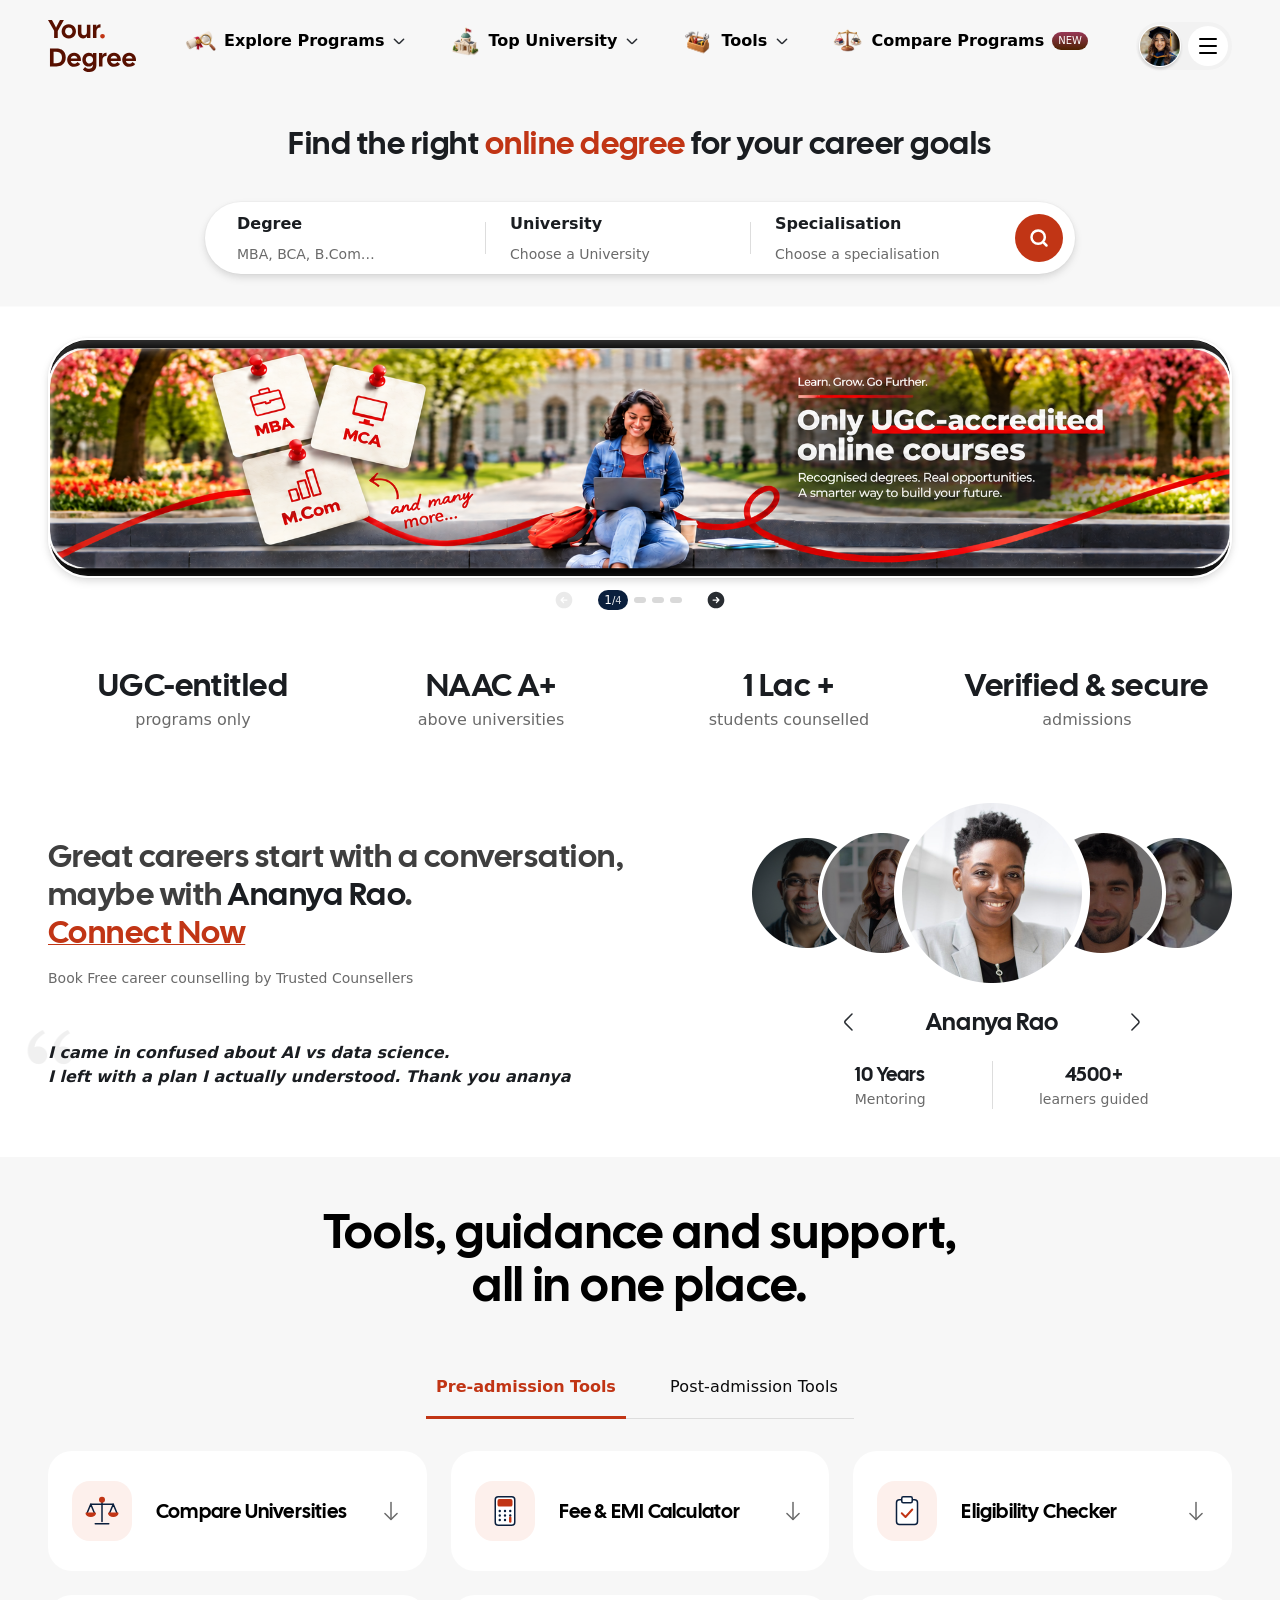
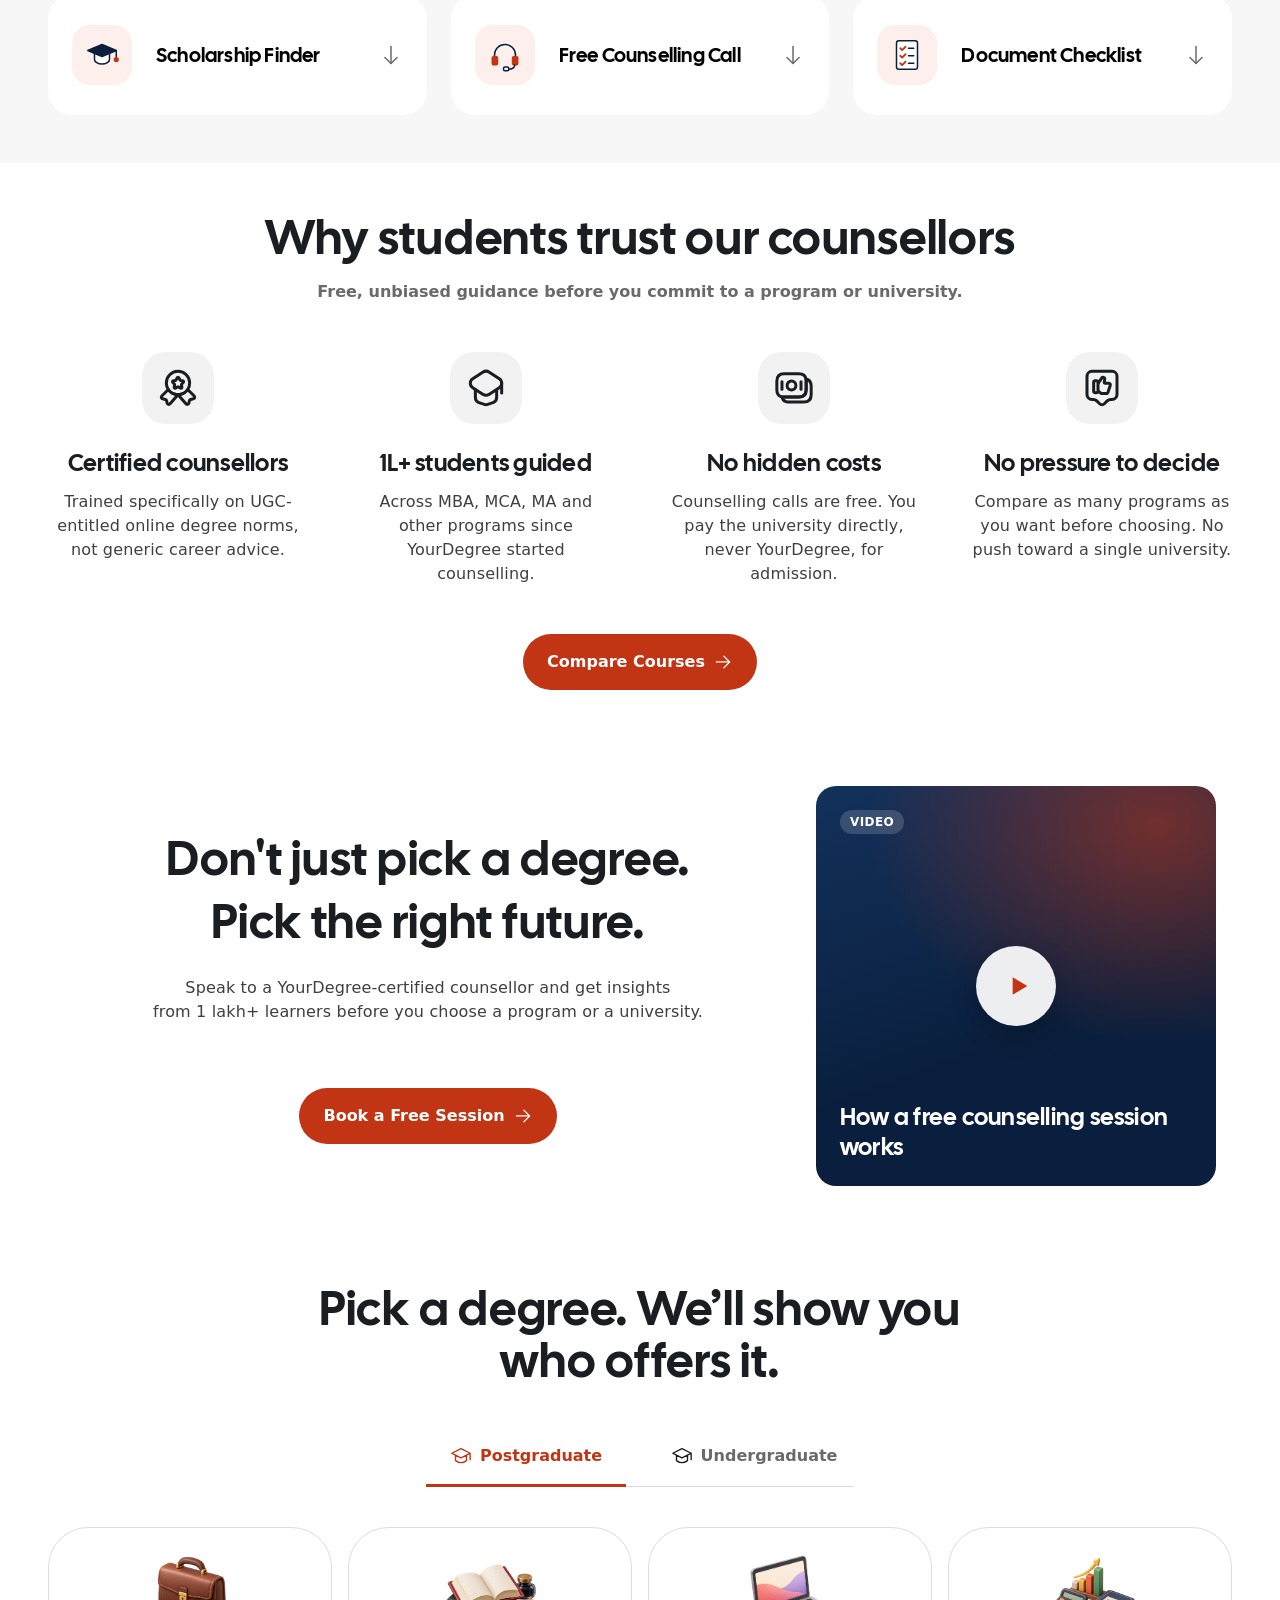
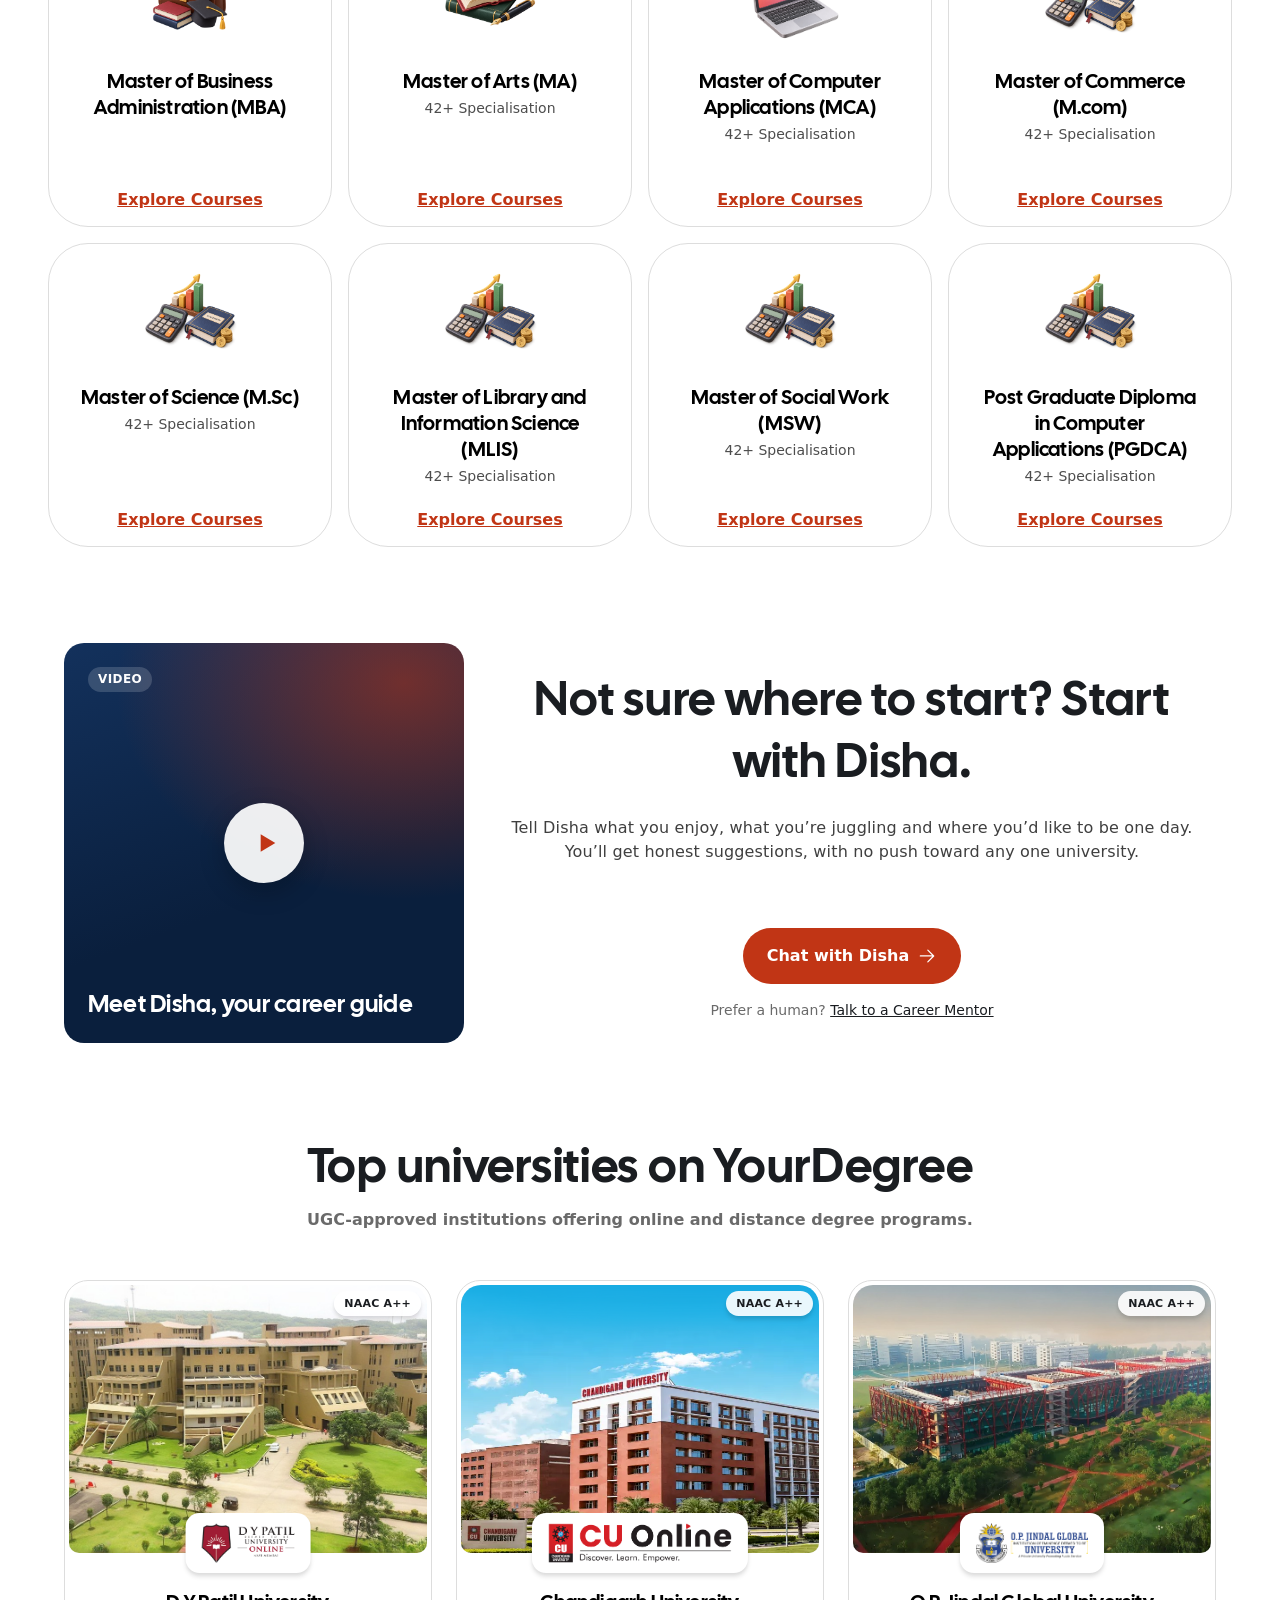
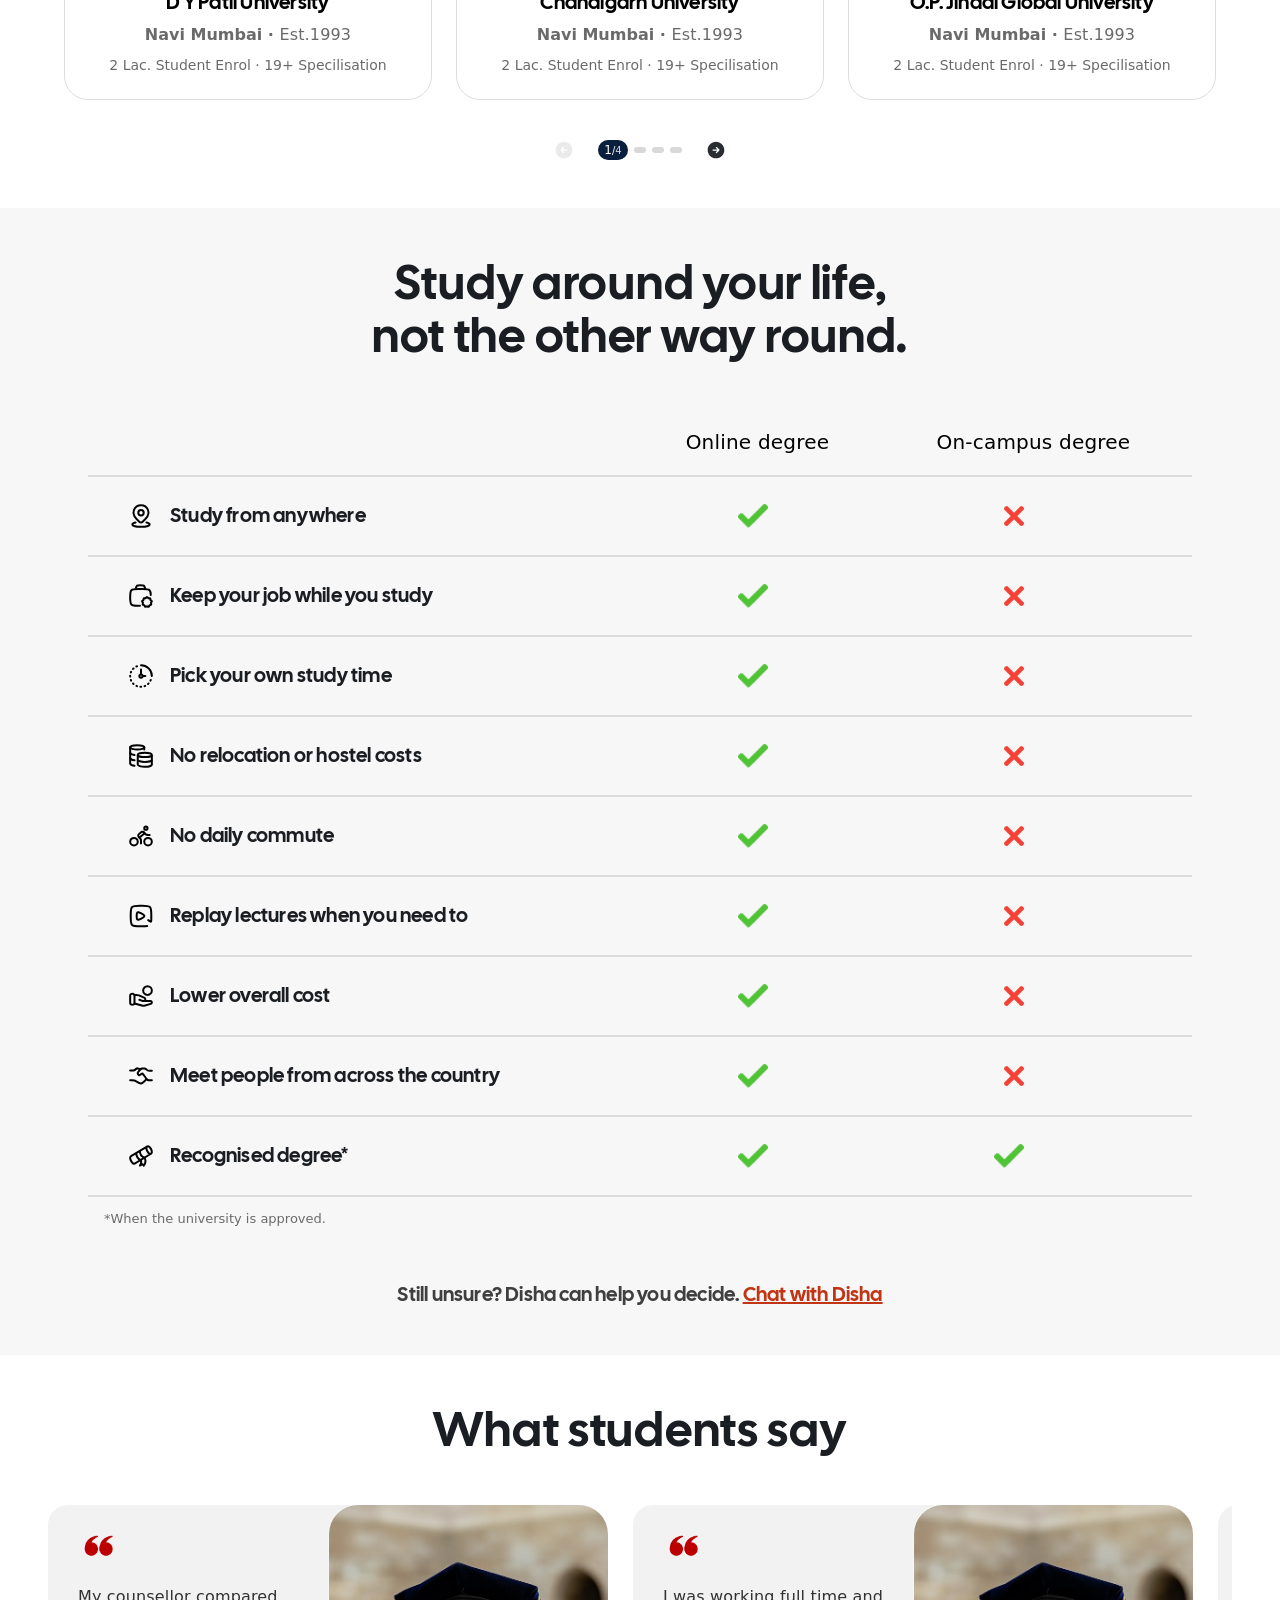
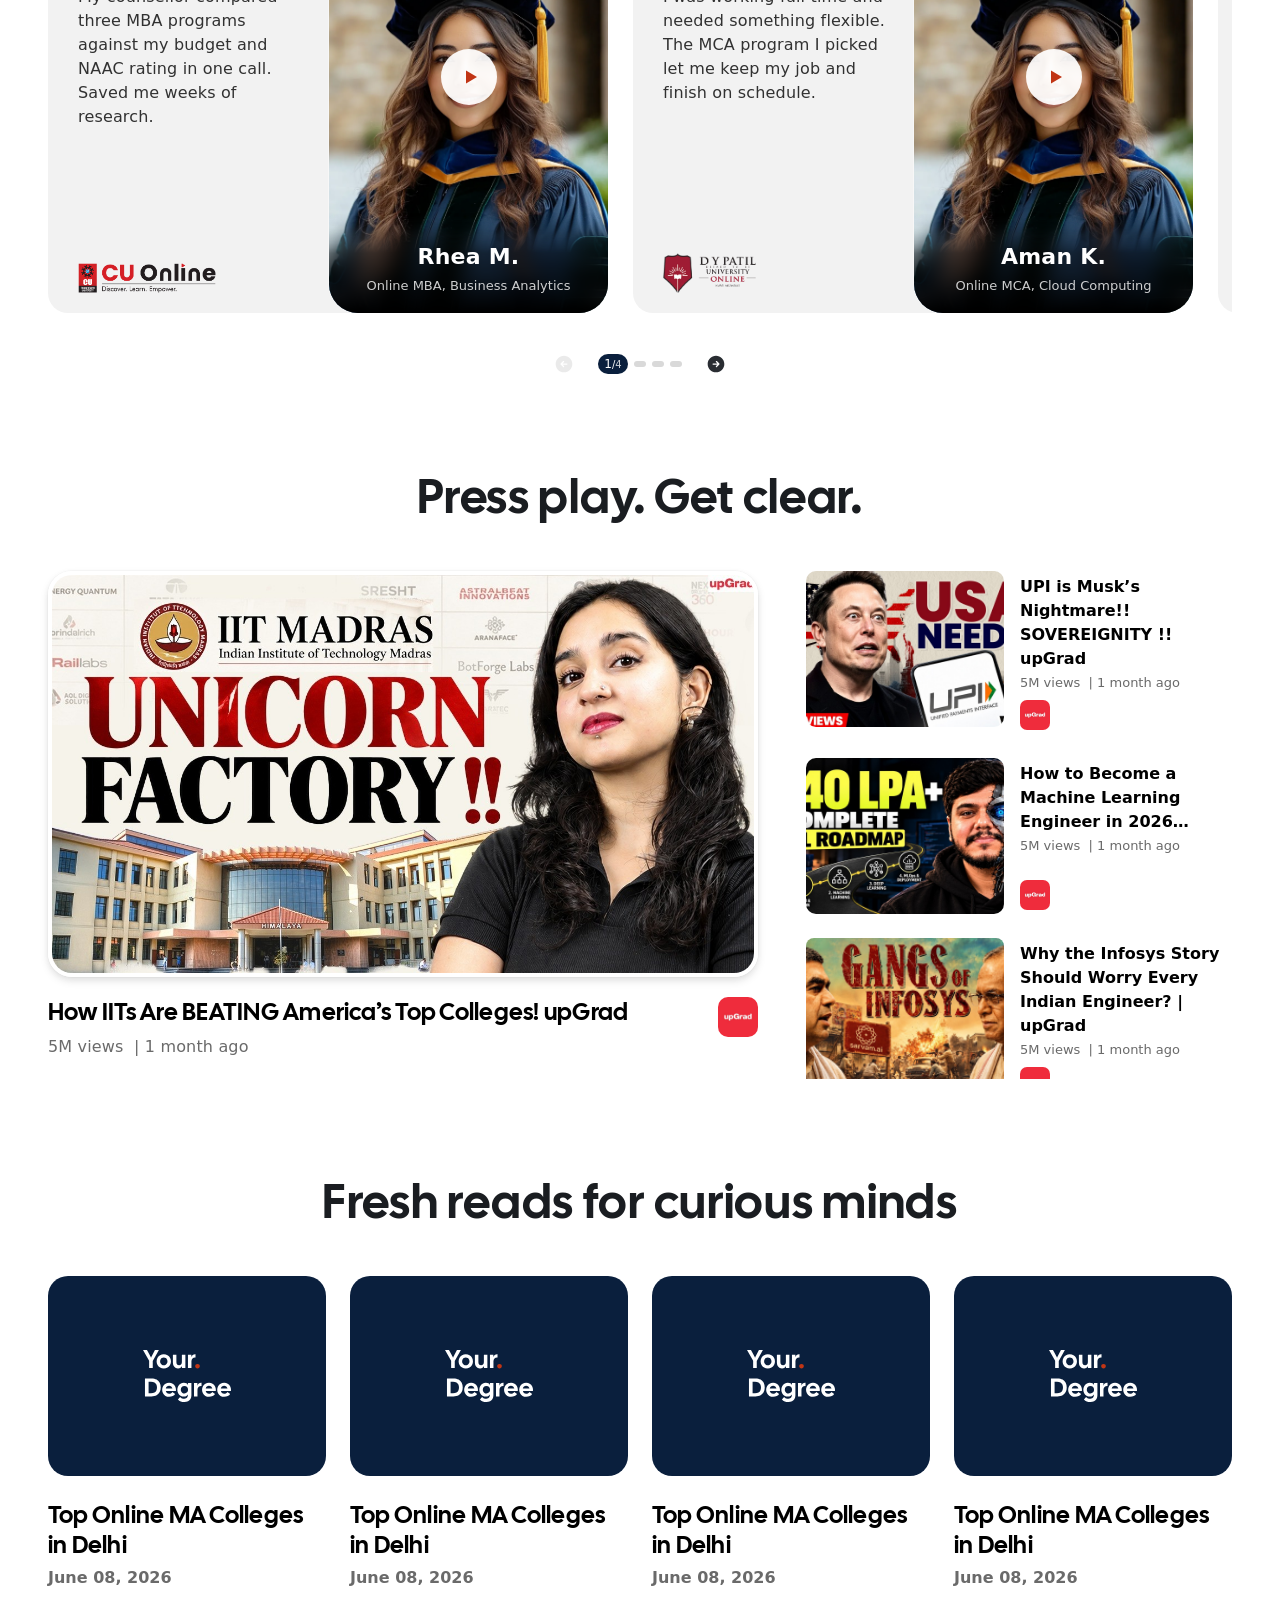
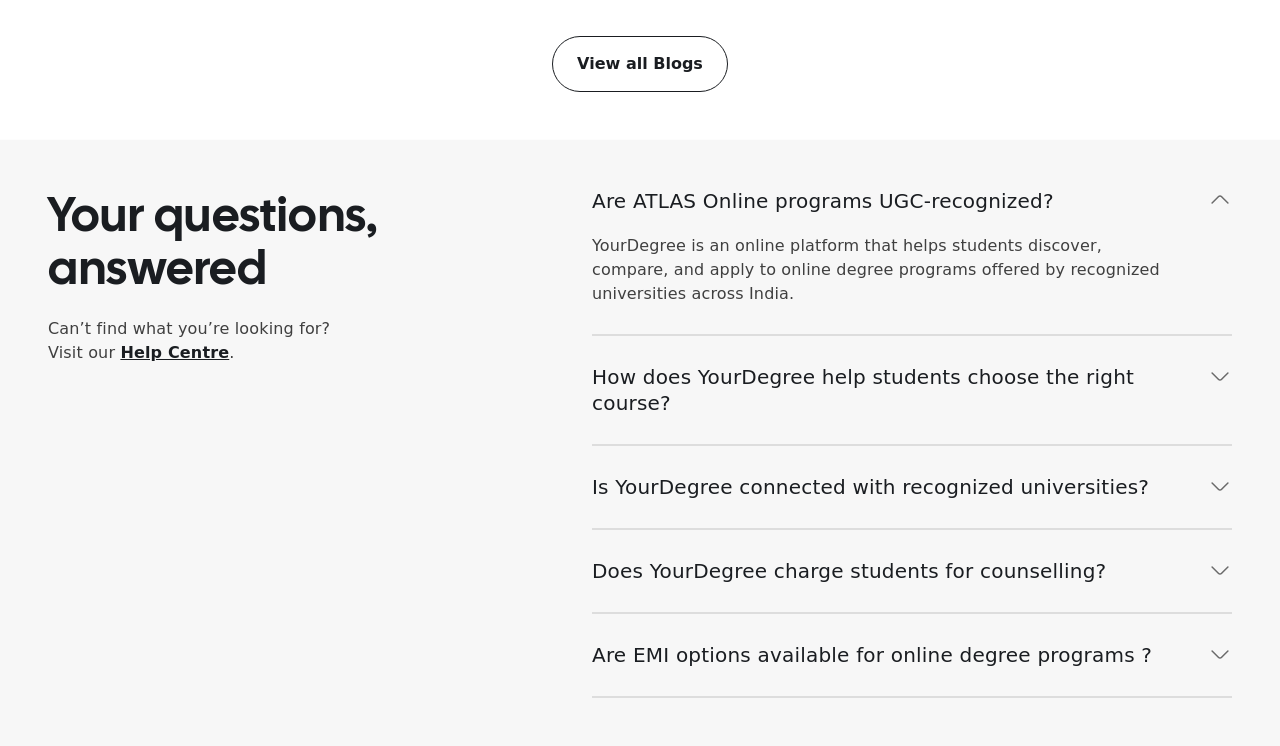
<file: index.html>
<!doctype html>
<html lang="en">
<head>
  <meta charset="utf-8">
  <meta name="viewport" content="width=device-width, initial-scale=1">
  <title>YourDegree | Find the right online degree</title>
  <meta name="description" content="Discover, compare and apply to UGC-entitled online degree programs from India's top universities, with free career counselling.">
  <link rel="preconnect" href="https://fonts.googleapis.com">
  <link rel="preconnect" href="https://fonts.gstatic.com" crossorigin>
  <link href="https://fonts.googleapis.com/css2?family=Cal+Sans&family=Google+Sans:ital,wght@0,400;0,500;0,600;0,700;1,700&display=swap" rel="stylesheet">
  <link rel="stylesheet" href="styles.css">
</head>
<body>
  <svg xmlns="http://www.w3.org/2000/svg" style="display:none" aria-hidden="true">
    <symbol id="i-compare" viewBox="0 0 48 48"><g fill="none" stroke="#0a1f3d" stroke-width="2" stroke-linecap="round" stroke-linejoin="round"><path d="M24 9v29M15 41h18M9 15h30"/><path d="M9 15 4 27M9 15l5 12M39 15l-5 12M39 15l5 12"/><path fill="#c13515" stroke="#c13515" d="M3 27a6 4 0 0 0 12 0zM33 27a6 4 0 0 0 12 0z"/><circle fill="#c13515" stroke="#c13515" cx="24" cy="9" r="3"/></g></symbol>
    <symbol id="i-calculator" viewBox="0 0 48 48"><g fill="none" stroke="#0a1f3d" stroke-width="2" stroke-linecap="round" stroke-linejoin="round"><rect fill="#ffffff" x="11" y="5" width="26" height="38" rx="4"/><rect fill="#c13515" stroke="#c13515" x="15" y="9" width="18" height="8" rx="1.5"/><path d="M17 24h.01M24 24h.01M31 24h.01M17 30h.01M24 30h.01M31 30h.01M17 36h.01M24 36h.01" stroke-width="3.2"/><path d="M31 33v5" stroke="#c13515" stroke-width="3.2"/></g></symbol>
    <symbol id="i-eligibility" viewBox="0 0 48 48"><g fill="none" stroke="#0a1f3d" stroke-width="2" stroke-linecap="round" stroke-linejoin="round"><rect fill="#ffffff" x="10" y="9" width="28" height="33" rx="4"/><rect fill="#fff" x="17" y="5" width="14" height="8" rx="2"/><path d="m17 27 5 5 9-10" stroke="#c13515" stroke-width="2.6"/></g></symbol>
    <symbol id="i-scholarship" viewBox="0 0 48 48"><g fill="none" stroke="#0a1f3d" stroke-width="2" stroke-linecap="round" stroke-linejoin="round"><path fill="#ffffff" d="M14 22v8c0 3 4.5 6 10 6s10-3 10-6v-8"/><path fill="#0a1f3d" d="M24 10 43 18 24 26 5 18z"/><path d="M43 18v9"/><circle fill="#c13515" stroke="#c13515" cx="43" cy="30" r="2.5"/></g></symbol>
    <symbol id="i-headset" viewBox="0 0 48 48"><g fill="none" stroke="#0a1f3d" stroke-width="2" stroke-linecap="round" stroke-linejoin="round"><path d="M10 28v-4a14 14 0 0 1 28 0v4"/><rect fill="#c13515" stroke="#c13515" x="7" y="26" width="7" height="11" rx="2.5"/><rect fill="#c13515" stroke="#c13515" x="34" y="26" width="7" height="11" rx="2.5"/><path d="M37 37c0 4-4 6-9 6"/><rect fill="#ffffff" x="22" y="40" width="7" height="5" rx="2"/></g></symbol>
    <symbol id="i-checklist" viewBox="0 0 48 48"><g fill="none" stroke="#0a1f3d" stroke-width="2" stroke-linecap="round" stroke-linejoin="round"><rect fill="#ffffff" x="10" y="5" width="28" height="38" rx="3"/><path d="m15 15 2.5 2.5L22 13M15 25l2.5 2.5L22 23M15 35l2.5 2.5L22 33" stroke="#c13515" stroke-width="2.4"/><path d="M26 15h7M26 25h7M26 35h7"/></g></symbol>
    <symbol id="i-briefcase" viewBox="0 0 48 48"><g fill="none" stroke="#0a1f3d" stroke-width="2" stroke-linecap="round" stroke-linejoin="round"><path d="M18 15v-4a2 2 0 0 1 2-2h8a2 2 0 0 1 2 2v4"/><rect fill="#ffffff" x="5" y="15" width="38" height="26" rx="4"/><path d="M5 26h38"/><rect fill="#c13515" stroke="#c13515" x="20.5" y="23" width="7" height="6" rx="1.5"/></g></symbol>
    <symbol id="i-badge" viewBox="0 0 48 48"><g fill="none" stroke="#0a1f3d" stroke-width="2" stroke-linecap="round" stroke-linejoin="round"><rect fill="#ffffff" x="9" y="7" width="30" height="36" rx="4"/><path d="M20 12h8"/><circle fill="#c13515" stroke="#c13515" cx="24" cy="22" r="5"/><path d="M15 36c1.5-6 16.5-6 18 0"/></g></symbol>
    <symbol id="i-speaking" viewBox="0 0 48 48"><g fill="none" stroke="#0a1f3d" stroke-width="2" stroke-linecap="round" stroke-linejoin="round"><path fill="#ffffff" d="M8 7h22a4 4 0 0 1 4 4v12a4 4 0 0 1-4 4H18l-7 6v-6H8a4 4 0 0 1-4-4V11a4 4 0 0 1 4-4z"/><path d="M11 15h16M11 20h10"/><path stroke="#c13515" d="M38 20h2a4 4 0 0 1 4 4v10a4 4 0 0 1-4 4h-1v5l-6-5h-8a4 4 0 0 1-4-4v-3"/></g></symbol>
    <symbol id="i-resume" viewBox="0 0 48 48"><g fill="none" stroke="#0a1f3d" stroke-width="2" stroke-linecap="round" stroke-linejoin="round"><rect fill="#ffffff" x="9" y="5" width="30" height="38" rx="3"/><circle fill="#c13515" stroke="#c13515" cx="18" cy="15" r="4"/><path d="M12 25c1-4.5 11-4.5 12 0M28 13h6M28 18h6M14 31h20M14 37h13"/></g></symbol>
    <symbol id="i-shield" viewBox="0 0 48 48"><g fill="none" stroke="#0a1f3d" stroke-width="2" stroke-linecap="round" stroke-linejoin="round"><path fill="#ffffff" d="M24 4 39 10v11c0 10-7 17-15 22C16 38 9 31 9 21V10z"/><path d="m17 23 5 5 9-10" stroke="#c13515" stroke-width="2.6"/></g></symbol>
    <symbol id="i-gift" viewBox="0 0 48 48"><g fill="none" stroke="#0a1f3d" stroke-width="2" stroke-linecap="round" stroke-linejoin="round"><rect fill="#ffffff" x="8" y="20" width="32" height="21" rx="2"/><rect fill="#fff" x="5" y="13" width="38" height="8" rx="2"/><path d="M24 13v28" stroke="#c13515" stroke-width="3"/><path fill="#c13515" stroke="#c13515" d="M24 13c-3-6-11-7-10-2 1 3 10 2 10 2zM24 13c3-6 11-7 10-2-1 3-10 2-10 2z"/></g></symbol>
    <symbol id="i-resources" viewBox="0 0 48 48"><g fill="none" stroke="#0a1f3d" stroke-width="2" stroke-linecap="round" stroke-linejoin="round"><path fill="#ffffff" d="M24 12c-5-4-13-4-19-2v29c6-2 14-2 19 2 5-4 13-4 19-2V10c-6-2-14-2-19 2z"/><path d="M24 12v29"/><path fill="#c13515" stroke="#c13515" d="m29 20 8 5-8 5z"/></g></symbol>
    <symbol id="i-network" viewBox="0 0 48 48"><g fill="none" stroke="#0a1f3d" stroke-width="2" stroke-linecap="round" stroke-linejoin="round"><path d="M24 24 11 12M24 24l13-12M24 24 11 36M24 24l13 12"/><circle fill="#ffffff" cx="10" cy="11" r="5"/><circle fill="#ffffff" cx="38" cy="11" r="5"/><circle fill="#ffffff" cx="10" cy="37" r="5"/><circle fill="#ffffff" cx="38" cy="37" r="5"/><circle fill="#c13515" stroke="#c13515" cx="24" cy="24" r="5.5"/></g></symbol>
    <symbol id="i-support" viewBox="0 0 48 48"><g fill="none" stroke="#0a1f3d" stroke-width="2" stroke-linecap="round" stroke-linejoin="round"><circle fill="#ffffff" cx="23" cy="25" r="17"/><path d="M23 15v10l7 4"/><path stroke="#c13515" stroke-width="2.6" d="M43 7v8h-8M42 15A20 20 0 0 0 26 5"/></g></symbol>
    <symbol id="i-notes" viewBox="0 0 48 48"><g fill="none" stroke="#0a1f3d" stroke-width="2" stroke-linecap="round" stroke-linejoin="round"><rect fill="#ffffff" x="8" y="5" width="26" height="38" rx="3"/><path d="M8 13h-3M8 23h-3M8 33h-3M15 14h12M15 21h12M15 28h7"/><path fill="#c13515" stroke="#c13515" d="m30 40 12-12 4 4-12 12h-4z"/></g></symbol>
    <symbol id="i-linkedin" viewBox="0 0 48 48"><g fill="none" stroke="#0a1f3d" stroke-width="2" stroke-linecap="round" stroke-linejoin="round"><rect fill="#ffffff" x="5" y="9" width="32" height="32" rx="7"/><path fill="#0a1f3d" stroke="none" d="M12 22h4.5v12H12zM14.25 15a2.5 2.5 0 1 1 0 5 2.5 2.5 0 0 1 0-5zM19.5 22h4.3v1.8c.8-1.4 2.4-2.2 4.4-2.2 3.4 0 4.8 2.2 4.8 5.5V34h-4.5v-6.2c0-1.7-.6-2.6-2-2.6s-2.5 1-2.5 2.6V34h-4.5z"/><path stroke="#c13515" stroke-width="2.6" d="M36 4h7v7M43 4l-8 8"/></g></symbol>
    <symbol id="i-alumni" viewBox="0 0 48 48"><g fill="none" stroke="#0a1f3d" stroke-width="2" stroke-linecap="round" stroke-linejoin="round"><circle fill="#ffffff" cx="12" cy="26" r="4.5"/><circle fill="#ffffff" cx="36" cy="26" r="4.5"/><path d="M4 42c0-5 4-8 8-8s7 2 8 4M44 42c0-5-4-8-8-8s-7 2-8 4"/><circle fill="#c13515" stroke="#c13515" cx="24" cy="24" r="5.5"/><path fill="#ffffff" d="M15 43c0-6 4-10 9-10s9 4 9 10z"/><path fill="#0a1f3d" d="m24 7 10 4.5L24 16l-10-4.5z"/></g></symbol>
    <symbol id="i-bba" viewBox="0 0 48 48"><g fill="none" stroke="#0a1f3d" stroke-width="2" stroke-linecap="round" stroke-linejoin="round"><path d="M18 15v-4a2 2 0 0 1 2-2h8a2 2 0 0 1 2 2v4"/><rect fill="#ffffff" x="5" y="15" width="38" height="26" rx="4"/><path stroke="#c13515" stroke-width="2.6" d="m12 34 8-7 5 4 11-10M30 21h6v6"/></g></symbol>
    <symbol id="i-bca" viewBox="0 0 48 48"><g fill="none" stroke="#0a1f3d" stroke-width="2" stroke-linecap="round" stroke-linejoin="round"><rect fill="#ffffff" x="5" y="7" width="38" height="26" rx="3"/><path d="M24 33v7M16 41h16"/><path stroke="#c13515" stroke-width="2.6" d="m18 15-5 5 5 5M30 15l5 5-5 5M26 13l-4 14"/></g></symbol>
    <symbol id="i-bcom" viewBox="0 0 48 48"><g fill="none" stroke="#0a1f3d" stroke-width="2" stroke-linecap="round" stroke-linejoin="round"><rect fill="#ffffff" x="6" y="26" width="7" height="15" rx="1.5"/><rect fill="#ffffff" x="16" y="18" width="7" height="23" rx="1.5"/><rect fill="#ffffff" x="26" y="23" width="7" height="18" rx="1.5"/><path d="M4 41h40"/><circle fill="#c13515" stroke="#c13515" cx="38" cy="12" r="7"/><path stroke="#fff" stroke-width="2" d="M35.5 9h5M35.5 12h5M37 9c2 0 2 3 0 3l3 3.5"/></g></symbol>
    <symbol id="i-ba" viewBox="0 0 48 48"><g fill="none" stroke="#0a1f3d" stroke-width="2" stroke-linecap="round" stroke-linejoin="round"><path fill="#ffffff" d="M24 6C13 6 5 14 5 23.5 5 33 12 41 22 41c3 0 4-2 4-4s-2-3-2-5 2-3.5 4-3.5h5c6 0 10-3 10-9C43 12 35 6 24 6z"/><circle fill="#c13515" stroke="#c13515" cx="14" cy="22" r="2.6"/><circle fill="#0a1f3d" cx="20" cy="13.5" r="2.6"/><circle fill="#c13515" stroke="#c13515" cx="31" cy="13.5" r="2.6"/><circle fill="#0a1f3d" cx="36" cy="21" r="2.6"/></g></symbol>
    <symbol id="i-blis" viewBox="0 0 48 48"><g fill="none" stroke="#0a1f3d" stroke-width="2" stroke-linecap="round" stroke-linejoin="round"><rect fill="#ffffff" x="7" y="10" width="8" height="30" rx="1.5"/><rect fill="#c13515" stroke="#c13515" x="17" y="14" width="8" height="26" rx="1.5"/><rect fill="#ffffff" x="27" y="8" width="8" height="32" rx="1.5"/><path fill="#ffffff" d="m36 13 6.5-2 5 27.5-6.5 1.5z" transform="translate(-4 0)"/><path d="M4 42h40M11 16v4M31 14v4"/></g></symbol>
    <symbol id="i-bed" viewBox="0 0 48 48"><g fill="none" stroke="#0a1f3d" stroke-width="2" stroke-linecap="round" stroke-linejoin="round"><rect fill="#ffffff" x="5" y="7" width="38" height="25" rx="2"/><path d="M14 32 10 43M34 32l4 11M20 32v4M28 32v4"/><path stroke="#c13515" stroke-width="2.6" d="m11 18 4 4 6-8M26 15h11M26 21h8"/></g></symbol>
    <symbol id="i-bsc" viewBox="0 0 48 48"><g fill="none" stroke="#0a1f3d" stroke-width="2" stroke-linecap="round" stroke-linejoin="round"><path d="M18 5h12M20 5v13L9 37a3.5 3.5 0 0 0 3 5.5h24a3.5 3.5 0 0 0 3-5.5L28 18V5"/><path fill="#c13515" stroke="#c13515" d="M13.5 30h21l4 7a3.5 3.5 0 0 1-3 5.5h-23a3.5 3.5 0 0 1-3-5.5z"/><circle fill="#fff" stroke="none" cx="21" cy="36" r="1.6"/><circle fill="#fff" stroke="none" cx="27" cy="34" r="1.2"/></g></symbol>
    <symbol id="i-bsw" viewBox="0 0 48 48"><g fill="none" stroke="#0a1f3d" stroke-width="2" stroke-linecap="round" stroke-linejoin="round"><path fill="#c13515" stroke="#c13515" d="M24 21c-2.5-5-10-4.5-10 1 0 5 10 11 10 11s10-6 10-11c0-5.5-7.5-6-10-1z"/><path fill="#ffffff" d="M3 33h7l8 6h13c2 0 2-4 0-4h-8"/><path d="m31 35 8-5c2-1 4 1 2.5 3L33 43H18"/></g></symbol>
    <symbol id="i-bts" viewBox="0 0 48 48"><g fill="none" stroke="#0a1f3d" stroke-width="2" stroke-linecap="round" stroke-linejoin="round"><circle fill="#ffffff" cx="21" cy="27" r="16"/><ellipse cx="21" cy="27" rx="7" ry="16"/><path d="M5 27h32M8 19h26M8 35h26"/><path fill="#c13515" stroke="#c13515" d="M37 3a7 7 0 0 1 7 7c0 5-7 12-7 12s-7-7-7-12a7 7 0 0 1 7-7z"/><circle fill="#fff" stroke="none" cx="37" cy="10" r="2.5"/></g></symbol>
    <symbol id="i-bttm" viewBox="0 0 48 48"><g fill="none" stroke="#0a1f3d" stroke-width="2" stroke-linecap="round" stroke-linejoin="round"><path d="M14 21v-5h10v5"/><rect fill="#ffffff" x="8" y="21" width="22" height="21" rx="3"/><path d="M14 26v11M24 26v11"/><path fill="#c13515" stroke="#c13515" d="M44 5 30 12l-6-1.5-2 1.5 5 3.5-2.5 3H22l-1 1.5 3.5 1 1 3.5 1.5-1v-2.5l3-2.5 3.5 5 2-1.5-1.5-6.5 7-12z"/></g></symbol>
  </svg>

  <!-- Header / Main Navigation -->
  <header class="site-header">
    <div class="site-header__inner">
      <a class="site-header__logo" href="/" aria-label="YourDegree home">
        <img src="assets/logo-yourdegree.svg" width="88" height="52" alt="YourDegree">
      </a>

      <nav class="main-nav" aria-label="Main">
        <div class="nav-item" data-menu="menu-programs">
          <button class="main-nav__link" type="button" aria-expanded="false" aria-controls="menu-programs">
            <img class="main-nav__art main-nav__art--placeholder" src="assets/nav-explore-programs.png" width="32" height="32" alt="">
            <span>Explore Programs</span>
            <img class="main-nav__caret" src="assets/nav-arrow-down.svg" width="14" height="14" alt="">
          </button>
        </div>
        <div class="nav-item" data-menu="menu-universities">
          <button class="main-nav__link" type="button" aria-expanded="false" aria-controls="menu-universities">
            <img class="main-nav__art" src="assets/nav-top-university.png" width="32" height="31" alt="">
            <span>Top University</span>
            <img class="main-nav__caret" src="assets/nav-arrow-down.svg" width="14" height="14" alt="">
          </button>
        </div>
        <div class="nav-item" data-menu="menu-tools">
          <button class="main-nav__link" type="button" aria-expanded="false" aria-controls="menu-tools">
            <span class="main-nav__art main-nav__art--tools"><img src="assets/nav-tools.png" alt=""></span>
            <span>Tools</span>
            <img class="main-nav__caret" src="assets/nav-arrow-down.svg" width="14" height="14" alt="">
          </button>
        </div>
        <a class="main-nav__link" href="#compare">
          <img class="main-nav__art main-nav__art--contain" src="assets/nav-compare-programs.png" width="32" height="31" alt="">
          <span>Compare Programs</span>
          <span class="badge-new">New</span>
        </a>
      </nav>

      <div class="account-pill">
        <span class="account-pill__avatar"><img src="assets/avatar-account.png" width="48" height="48" alt="Your account"></span>
        <button class="account-pill__menu" type="button" aria-label="Open menu">
          <img src="assets/icon-menu.svg" width="24" height="24" alt="">
        </button>
      </div>
      <!-- Navigation mega menus (hover / click on the nav items above) -->
      <div class="mega-menu mega-menu--programs" id="menu-programs" data-menu-panel>
        <div class="mega-menu__col">
          <p class="mega-menu__caption">Postgraduate</p>
          <a class="menu-item" href="#programs"><img class="menu-item__art" src="assets/degree-mba.png" width="24" height="24" alt=""><span>Master of Business Administration (MBA)</span></a>
          <a class="menu-item" href="#programs"><img class="menu-item__art" src="assets/degree-ma.png" width="24" height="24" alt=""><span>Master of Arts (MA)</span></a>
          <a class="menu-item" href="#programs"><span class="menu-item__art menu-item__art--mca"><img src="assets/degree-mca.png" alt=""></span><span>Master of Computer Applications (MCA)</span></a>
          <a class="menu-item" href="#programs"><img class="menu-item__art" src="assets/degree-mcom.png" width="24" height="24" alt=""><span>Master of Commerce (M.com)</span></a>
          <a class="menu-item" href="#programs"><img class="menu-item__art" src="assets/degree-ma.png" width="24" height="24" alt=""><span>Master of Science (M.Sc)</span></a>
          <a class="menu-item" href="#programs"><img class="menu-item__art" src="assets/degree-ma.png" width="24" height="24" alt=""><span>Master of Library and Information Science (MLIS)</span></a>
          <a class="menu-item" href="#programs"><img class="menu-item__art" src="assets/degree-ma.png" width="24" height="24" alt=""><span>Master of Social Work (MSW)</span></a>
          <a class="menu-item" href="#programs"><img class="menu-item__art" src="assets/degree-ma.png" width="24" height="24" alt=""><span>Post Graduate Diploma in Computer Applications (PGDCA)</span></a>
        </div>
        <div class="mega-menu__col mega-menu__col--ug">
          <p class="mega-menu__caption">Undergraduate</p>
          <a class="menu-item" href="#programs"><img class="menu-item__art" src="assets/degree-mba.png" width="24" height="24" alt=""><span>Bachelor of Business Administration (BBA)</span></a>
          <a class="menu-item" href="#programs"><span class="menu-item__art menu-item__art--mca"><img src="assets/degree-mca.png" alt=""></span><span>Bachelor of Computer Applications (BCA)</span></a>
          <a class="menu-item" href="#programs"><img class="menu-item__art" src="assets/degree-mcom.png" width="24" height="24" alt=""><span>Bachelor of Commerce (B.com)</span></a>
          <a class="menu-item" href="#programs"><img class="menu-item__art" src="assets/degree-ma.png" width="24" height="24" alt=""><span>Bachelor of Arts (BA)</span></a>
          <a class="menu-item" href="#programs"><img class="menu-item__art" src="assets/degree-ma.png" width="24" height="24" alt=""><span>Bachelor of Library and Information Science (BLIS)</span></a>
          <a class="menu-item" href="#programs"><img class="menu-item__art" src="assets/degree-ma.png" width="24" height="24" alt=""><span>Bachelor of Education (B.Ed)</span></a>
          <a class="menu-item" href="#programs"><img class="menu-item__art" src="assets/degree-ma.png" width="24" height="24" alt=""><span>Bachelor of Science (B.Sc)</span></a>
          <a class="menu-item" href="#programs"><img class="menu-item__art" src="assets/degree-ma.png" width="24" height="24" alt=""><span>Bachelor of Social Work (BSW)</span></a>
          <a class="menu-item" href="#programs"><img class="menu-item__art" src="assets/degree-ma.png" width="24" height="24" alt=""><span>Bachelor of Tourism Studies (BTS)</span></a>
          <a class="menu-item" href="#programs"><img class="menu-item__art" src="assets/degree-ma.png" width="24" height="24" alt=""><span>Bachelor of Tourism and Travel Management (BTTM)</span></a>
        </div>
      </div>

      <div class="mega-menu mega-menu--universities" id="menu-universities" data-menu-panel>
        <div class="uni-menu" data-uni-menu>
          <div class="uni-menu__list">
            <p class="mega-menu__caption">Top University</p>
            <div class="uni-row" data-uni-row>
              <a class="uni-row__main" href="#universities">
                <span class="uni-row__badge"><img class="uni-row__logo" src="assets/uni-icon-dypatil.png" alt=""></span>
                <span class="uni-row__name">D Y Patil University</span>
              </a>
              <a class="uni-row__learn" href="#universities">Learn about University <img src="assets/uni-learn-arrow.svg" width="12" height="12" alt=""></a>
            </div>
            <div class="uni-row" data-uni-row>
              <a class="uni-row__main" href="#universities">
                <span class="uni-row__badge"><img class="uni-row__logo uni-row__logo--crop" src="assets/uni-logo-chandigarh.png" alt=""></span>
                <span class="uni-row__name">Chandigarh University</span>
              </a>
              <a class="uni-row__learn" href="#universities">Learn about University <img src="assets/uni-learn-arrow.svg" width="12" height="12" alt=""></a>
            </div>
            <div class="uni-row" data-uni-row>
              <a class="uni-row__main" href="#universities">
                <span class="uni-row__badge"><img class="uni-row__logo uni-row__logo--crop" src="assets/uni-logo-jindal.png" alt=""></span>
                <span class="uni-row__name">O.P. Jindal Global University</span>
              </a>
              <a class="uni-row__learn" href="#universities">Learn about University <img src="assets/uni-learn-arrow.svg" width="12" height="12" alt=""></a>
            </div>
          </div>
          <div class="uni-menu__programs" aria-label="Programs offered">
            <div class="uni-menu__clip">
            <div class="uni-menu__programs-inner">
              <p class="mega-menu__caption">Programs Offered</p>
                <a class="menu-item menu-item--program" href="#programs"><img class="menu-item__art" src="assets/degree-mba.png" width="24" height="24" alt=""><span><span class="menu-item__title">Master of Business Administration (MBA)</span><span class="menu-item__meta">42+ Specialisation</span></span></a>
                <a class="menu-item menu-item--program" href="#programs"><img class="menu-item__art" src="assets/degree-ma.png" width="24" height="24" alt=""><span><span class="menu-item__title">Master of Arts (MA)</span><span class="menu-item__meta">42+ Specialisation</span></span></a>
                <a class="menu-item menu-item--program" href="#programs"><span class="menu-item__art menu-item__art--mca"><img src="assets/degree-mca.png" alt=""></span><span><span class="menu-item__title">Master of Computer Applications (MCA)</span><span class="menu-item__meta">42+ Specialisation</span></span></a>
                <a class="menu-item menu-item--program" href="#programs"><img class="menu-item__art" src="assets/degree-mcom.png" width="24" height="24" alt=""><span><span class="menu-item__title">Master of Commerce (M.com)</span><span class="menu-item__meta">42+ Specialisation</span></span></a>
                <a class="menu-item menu-item--program" href="#programs"><img class="menu-item__art" src="assets/degree-ma.png" width="24" height="24" alt=""><span><span class="menu-item__title">Master of Science (M.Sc)</span><span class="menu-item__meta">42+ Specialisation</span></span></a>
                <a class="menu-item menu-item--program" href="#programs"><img class="menu-item__art" src="assets/degree-ma.png" width="24" height="24" alt=""><span><span class="menu-item__title">Master of Library and Information Science (MLIS)</span><span class="menu-item__meta">42+ Specialisation</span></span></a>
                <a class="menu-item menu-item--program" href="#programs"><img class="menu-item__art" src="assets/degree-ma.png" width="24" height="24" alt=""><span><span class="menu-item__title">Master of Social Work (MSW)</span><span class="menu-item__meta">42+ Specialisation</span></span></a>
                <a class="menu-item menu-item--program" href="#programs"><img class="menu-item__art" src="assets/degree-ma.png" width="24" height="24" alt=""><span><span class="menu-item__title">Post Graduate Diploma in Computer Applications (PGDCA)</span><span class="menu-item__meta">42+ Specialisation</span></span></a>
              </div>
            </div>
          </div>
        </div>
      </div>

      <div class="mega-menu mega-menu--tools" id="menu-tools" data-menu-panel>
        <div class="mega-menu__col mega-menu__col--pre">
          <p class="mega-menu__caption">Pre-admission Tools</p>
          <a class="menu-item" href="#compare"><span class="menu-item__icon" aria-hidden="true"><svg><use href="#i-compare"/></svg></span><span>Compare Universities</span></a>
          <a class="menu-item" href="#tools"><span class="menu-item__icon" aria-hidden="true"><svg><use href="#i-calculator"/></svg></span><span>Fee &amp; EMI Calculator</span></a>
          <a class="menu-item" href="#tools"><span class="menu-item__icon" aria-hidden="true"><svg><use href="#i-eligibility"/></svg></span><span>Eligibility Checker</span></a>
          <a class="menu-item" href="#tools"><span class="menu-item__icon" aria-hidden="true"><svg><use href="#i-scholarship"/></svg></span><span>Scholarship Finder</span></a>
          <a class="menu-item" href="#book-session"><span class="menu-item__icon" aria-hidden="true"><svg><use href="#i-headset"/></svg></span><span>Free Counselling Call</span></a>
          <a class="menu-item" href="#tools"><span class="menu-item__icon" aria-hidden="true"><svg><use href="#i-checklist"/></svg></span><span>Document Checklist</span></a>
        </div>
        <div class="mega-menu__col mega-menu__col--post">
          <p class="mega-menu__caption">Post-admission Tools</p>
          <a class="menu-item" href="#tools"><span class="menu-item__icon" aria-hidden="true"><svg><use href="#i-briefcase"/></svg></span><span>Job Portal</span></a>
          <a class="menu-item" href="#tools"><span class="menu-item__icon" aria-hidden="true"><svg><use href="#i-badge"/></svg></span><span>Internship Portal</span></a>
          <a class="menu-item" href="#tools"><span class="menu-item__icon" aria-hidden="true"><svg><use href="#i-speaking"/></svg></span><span>English Speaking Practice</span></a>
          <a class="menu-item" href="#tools"><span class="menu-item__icon" aria-hidden="true"><svg><use href="#i-resume"/></svg></span><span>Create Resume</span></a>
          <a class="menu-item" href="#tools"><span class="menu-item__icon" aria-hidden="true"><svg><use href="#i-shield"/></svg></span><span>CV Assured</span></a>
          <a class="menu-item" href="#tools"><span class="menu-item__icon" aria-hidden="true"><svg><use href="#i-gift"/></svg></span><span>Refer &amp; Earn</span></a>
          <a class="menu-item" href="#tools"><span class="menu-item__icon" aria-hidden="true"><svg><use href="#i-resources"/></svg></span><span>Online Education Resources</span></a>
          <a class="menu-item" href="#tools"><span class="menu-item__icon" aria-hidden="true"><svg><use href="#i-network"/></svg></span><span>Networking Opportunities</span></a>
          <a class="menu-item" href="#tools"><span class="menu-item__icon" aria-hidden="true"><svg><use href="#i-support"/></svg></span><span>24x7 Assistance</span></a>
          <a class="menu-item" href="#tools"><span class="menu-item__icon" aria-hidden="true"><svg><use href="#i-notes"/></svg></span><span>Sample Papers &amp; Notes</span></a>
          <a class="menu-item" href="#tools"><span class="menu-item__icon" aria-hidden="true"><svg><use href="#i-linkedin"/></svg></span><span>LinkedIn Optimisation</span></a>
          <a class="menu-item" href="#tools"><span class="menu-item__icon" aria-hidden="true"><svg><use href="#i-alumni"/></svg></span><span>Alumni Network</span></a>
        </div>
      </div>
    </div>
  </header>
  <div class="nav-overlay" data-nav-overlay aria-hidden="true"></div>

  <main>

    <!-- Hero / Degree Search -->
    <section class="hero-search">
      <h1 class="display-lg hero-search__title">Find the right <span class="text-accent">online degree</span> for your career goals</h1>

      <form class="search-pill" role="search" action="#programs">
        <label class="search-pill__segment search-pill__segment--first">
          <span class="search-pill__label">Degree</span>
          <input class="search-pill__input" type="text" name="degree" list="degree-options" placeholder="MBA, BCA, B.Com…" autocomplete="off">
        </label>
        <span class="search-pill__divider" aria-hidden="true"></span>
        <label class="search-pill__segment">
          <span class="search-pill__label">University</span>
          <input class="search-pill__input" type="text" name="university" list="university-options" placeholder="Choose a University" autocomplete="off">
        </label>
        <span class="search-pill__divider" aria-hidden="true"></span>
        <label class="search-pill__segment">
          <span class="search-pill__label">Specialisation</span>
          <input class="search-pill__input" type="text" name="specialisation" placeholder="Choose a specialisation" autocomplete="off">
        </label>
        <button class="search-pill__orb" type="submit" aria-label="Search degrees">
          <img src="assets/icon-search.svg" width="20" height="20" alt="">
        </button>

        <datalist id="degree-options">
          <option value="MBA"><option value="MA"><option value="MCA"><option value="M.Com">
          <option value="M.Sc"><option value="MLIS"><option value="MSW"><option value="PGDCA">
        </datalist>
        <datalist id="university-options">
          <option value="D Y Patil University"><option value="Chandigarh University"><option value="O.P. Jindal Global University">
        </datalist>
      </form>
    </section>

    <!-- Hero / Promotional Carousel -->
    <section class="promo" aria-roledescription="carousel" aria-label="Promotions">
      <div class="promo__banner">
        <div class="promo__track" data-carousel-track data-step="page">
          <div class="promo__slide" role="group" aria-roledescription="slide" aria-label="1 of 4">
            <img src="assets/hero-banner.png" alt="Only UGC-accredited online courses. Recognised degrees. Real opportunities. A smarter way to build your future.">
          </div>
          <div class="promo__slide" role="group" aria-roledescription="slide" aria-label="2 of 4">
            <img src="assets/hero-banner.png" alt="Only UGC-accredited online courses. Recognised degrees. Real opportunities. A smarter way to build your future." loading="lazy">
          </div>
          <div class="promo__slide" role="group" aria-roledescription="slide" aria-label="3 of 4">
            <img src="assets/hero-banner.png" alt="Only UGC-accredited online courses. Recognised degrees. Real opportunities. A smarter way to build your future." loading="lazy">
          </div>
          <div class="promo__slide" role="group" aria-roledescription="slide" aria-label="4 of 4">
            <img src="assets/hero-banner.png" alt="Only UGC-accredited online courses. Recognised degrees. Real opportunities. A smarter way to build your future." loading="lazy">
          </div>
        </div>
      </div>
      <div class="carousel-controls" data-carousel-controls>
        <button class="carousel-controls__arrow" type="button" data-carousel-prev aria-label="Previous slide">
          <img src="assets/carousel-arrow-left.svg" width="20" height="20" alt="">
        </button>
        <div class="pagination" data-pagination></div>
        <button class="carousel-controls__arrow" type="button" data-carousel-next aria-label="Next slide">
          <img src="assets/carousel-arrow-right.svg" width="20" height="20" alt="">
        </button>
      </div>
    </section>

    <!-- Trust / Accreditation Highlights -->
    <section class="highlights" aria-label="Why YourDegree">
      <div class="highlights__item">
        <p class="display-lg">UGC-entitled</p>
        <p class="highlights__caption">programs only</p>
      </div>
      <div class="highlights__item">
        <p class="display-lg">NAAC A+</p>
        <p class="highlights__caption">above universities</p>
      </div>
      <div class="highlights__item">
        <p class="display-lg">1 Lac +</p>
        <p class="highlights__caption">students counselled</p>
      </div>
      <div class="highlights__item">
        <p class="display-lg">Verified &amp; secure</p>
        <p class="highlights__caption">admissions</p>
      </div>
    </section>

    <!-- Counselling / Featured Mentor -->
    <section class="mentor">
      <div class="mentor__copy">
        <img class="mentor__quote-mark" src="assets/quote-mark.png" width="60" height="60" alt="">
        <div class="mentor__intro">
          <h2 class="display-lg mentor__title">
            Great careers start with a conversation, <br>
            maybe with <span class="mentor__name-inline">Ananya Rao</span>. <br>
            <a class="mentor__connect" href="#book-session">Connect Now</a>
          </h2>
          <p class="body-sm text-muted">Book Free career counselling by Trusted Counsellers</p>
        </div>
        <blockquote class="mentor__testimonial">
          I came in confused about AI vs data science. <br>
          I left with a plan I actually understood. Thank you ananya
        </blockquote>
      </div>

      <div class="mentor__profile">
        <div class="portraits" aria-hidden="true">
          <img class="portraits__item portraits__item--1" src="assets/counsellor-1.png" width="118" height="118" alt="">
          <img class="portraits__item portraits__item--2" src="assets/counsellor-2.png" width="128" height="128" alt="">
          <img class="portraits__item portraits__item--3" src="assets/counsellor-3.png" width="118" height="118" alt="">
          <img class="portraits__item portraits__item--4" src="assets/counsellor-4.png" width="128" height="128" alt="">
          <img class="portraits__item portraits__item--5" src="assets/counsellor-5.png" width="196" height="196" alt="">
        </div>
        <div class="mentor__switcher">
          <button class="icon-button" type="button" data-portrait-prev aria-label="Previous counsellor">
            <img src="assets/mentor-arrow-left.svg" width="24" height="24" alt="">
          </button>
          <p class="display-md mentor__name">Ananya Rao</p>
          <button class="icon-button" type="button" data-portrait-next aria-label="Next counsellor">
            <img src="assets/mentor-arrow-right.svg" width="24" height="24" alt="">
          </button>
        </div>
        <div class="mentor__stats">
          <div class="stat">
            <p class="display-sm">10 Years</p>
            <p class="body-sm text-muted">Mentoring</p>
          </div>
          <span class="mentor__stats-divider" aria-hidden="true"></span>
          <div class="stat">
            <p class="display-sm">4500+</p>
            <p class="body-sm text-muted">learners guided</p>
          </div>
        </div>
      </div>
    </section>

    <!-- Tools / Admission Support -->
    <section class="tools section--soft" id="tools">
      <h2 class="display-xl section-title">Tools, guidance and support, <br>all in one place.</h2>

      <div class="tools__content">
        <div class="tabs" role="tablist" aria-label="Admission stage">
          <button class="tabs__tab is-active" type="button" role="tab" id="tab-pre" aria-controls="panel-pre" aria-selected="true">Pre-admission Tools</button>
          <button class="tabs__tab" type="button" role="tab" id="tab-post" aria-controls="panel-post" aria-selected="false">Post-admission Tools</button>
        </div>

        <div class="tab-panel" role="tabpanel" id="panel-pre" aria-labelledby="tab-pre">
          <div class="tools__grid">
            <a class="tool-card" href="#compare">
              <span class="theme-icon theme-icon--tool" aria-hidden="true"><svg><use href="#i-compare"/></svg></span>
              <span class="display-sm tool-card__title">Compare Universities</span>
              <img class="tool-card__arrow" src="assets/tool-arrow.svg" width="24" height="24" alt="">
            </a>
            <a class="tool-card" href="#tools">
              <span class="theme-icon theme-icon--tool" aria-hidden="true"><svg><use href="#i-calculator"/></svg></span>
              <span class="display-sm tool-card__title">Fee &amp; EMI Calculator</span>
              <img class="tool-card__arrow" src="assets/tool-arrow.svg" width="24" height="24" alt="">
            </a>
            <a class="tool-card" href="#tools">
              <span class="theme-icon theme-icon--tool" aria-hidden="true"><svg><use href="#i-eligibility"/></svg></span>
              <span class="display-sm tool-card__title">Eligibility Checker</span>
              <img class="tool-card__arrow" src="assets/tool-arrow.svg" width="24" height="24" alt="">
            </a>
            <a class="tool-card" href="#tools">
              <span class="theme-icon theme-icon--tool" aria-hidden="true"><svg><use href="#i-scholarship"/></svg></span>
              <span class="display-sm tool-card__title">Scholarship Finder</span>
              <img class="tool-card__arrow" src="assets/tool-arrow.svg" width="24" height="24" alt="">
            </a>
            <a class="tool-card" href="#book-session">
              <span class="theme-icon theme-icon--tool" aria-hidden="true"><svg><use href="#i-headset"/></svg></span>
              <span class="display-sm tool-card__title">Free Counselling Call</span>
              <img class="tool-card__arrow" src="assets/tool-arrow.svg" width="24" height="24" alt="">
            </a>
            <a class="tool-card" href="#tools">
              <span class="theme-icon theme-icon--tool" aria-hidden="true"><svg><use href="#i-checklist"/></svg></span>
              <span class="display-sm tool-card__title">Document Checklist</span>
              <img class="tool-card__arrow" src="assets/tool-arrow.svg" width="24" height="24" alt="">
            </a>
          </div>
        </div>
        <div class="tab-panel" role="tabpanel" id="panel-post" aria-labelledby="tab-post" hidden>
          <div class="tools__grid">
            <a class="tool-card" href="#tools">
              <span class="theme-icon theme-icon--tool" aria-hidden="true"><svg><use href="#i-briefcase"/></svg></span>
              <span class="display-sm tool-card__title">Job Portal</span>
              <img class="tool-card__arrow" src="assets/tool-arrow.svg" width="24" height="24" alt="">
            </a>
            <a class="tool-card" href="#tools">
              <span class="theme-icon theme-icon--tool" aria-hidden="true"><svg><use href="#i-badge"/></svg></span>
              <span class="display-sm tool-card__title">Internship Portal</span>
              <img class="tool-card__arrow" src="assets/tool-arrow.svg" width="24" height="24" alt="">
            </a>
            <a class="tool-card" href="#tools">
              <span class="theme-icon theme-icon--tool" aria-hidden="true"><svg><use href="#i-speaking"/></svg></span>
              <span class="display-sm tool-card__title">English Speaking Practice</span>
              <img class="tool-card__arrow" src="assets/tool-arrow.svg" width="24" height="24" alt="">
            </a>
            <a class="tool-card" href="#tools">
              <span class="theme-icon theme-icon--tool" aria-hidden="true"><svg><use href="#i-resume"/></svg></span>
              <span class="display-sm tool-card__title">Create Resume</span>
              <img class="tool-card__arrow" src="assets/tool-arrow.svg" width="24" height="24" alt="">
            </a>
            <a class="tool-card" href="#tools">
              <span class="theme-icon theme-icon--tool" aria-hidden="true"><svg><use href="#i-shield"/></svg></span>
              <span class="display-sm tool-card__title">CV Assured</span>
              <img class="tool-card__arrow" src="assets/tool-arrow.svg" width="24" height="24" alt="">
            </a>
            <a class="tool-card" href="#tools">
              <span class="theme-icon theme-icon--tool" aria-hidden="true"><svg><use href="#i-gift"/></svg></span>
              <span class="display-sm tool-card__title">Refer &amp; Earn</span>
              <img class="tool-card__arrow" src="assets/tool-arrow.svg" width="24" height="24" alt="">
            </a>
            <a class="tool-card" href="#tools">
              <span class="theme-icon theme-icon--tool" aria-hidden="true"><svg><use href="#i-resources"/></svg></span>
              <span class="display-sm tool-card__title">Online Education Resources</span>
              <img class="tool-card__arrow" src="assets/tool-arrow.svg" width="24" height="24" alt="">
            </a>
            <a class="tool-card" href="#tools">
              <span class="theme-icon theme-icon--tool" aria-hidden="true"><svg><use href="#i-network"/></svg></span>
              <span class="display-sm tool-card__title">Networking Opportunities</span>
              <img class="tool-card__arrow" src="assets/tool-arrow.svg" width="24" height="24" alt="">
            </a>
            <a class="tool-card" href="#tools">
              <span class="theme-icon theme-icon--tool" aria-hidden="true"><svg><use href="#i-support"/></svg></span>
              <span class="display-sm tool-card__title">24x7 Assistance</span>
              <img class="tool-card__arrow" src="assets/tool-arrow.svg" width="24" height="24" alt="">
            </a>
            <a class="tool-card" href="#tools">
              <span class="theme-icon theme-icon--tool" aria-hidden="true"><svg><use href="#i-notes"/></svg></span>
              <span class="display-sm tool-card__title">Sample Papers &amp; Notes</span>
              <img class="tool-card__arrow" src="assets/tool-arrow.svg" width="24" height="24" alt="">
            </a>
            <a class="tool-card" href="#tools">
              <span class="theme-icon theme-icon--tool" aria-hidden="true"><svg><use href="#i-linkedin"/></svg></span>
              <span class="display-sm tool-card__title">LinkedIn Optimisation</span>
              <img class="tool-card__arrow" src="assets/tool-arrow.svg" width="24" height="24" alt="">
            </a>
            <a class="tool-card" href="#tools">
              <span class="theme-icon theme-icon--tool" aria-hidden="true"><svg><use href="#i-alumni"/></svg></span>
              <span class="display-sm tool-card__title">Alumni Network</span>
              <img class="tool-card__arrow" src="assets/tool-arrow.svg" width="24" height="24" alt="">
            </a>
          </div>
        </div>
      </div>
    </section>

    <!-- Counselling / Why Choose Us -->
    <section class="why">
      <div class="section-heading">
        <h2 class="display-xl">Why students trust our counsellors</h2>
        <p class="title-md text-muted">Free, unbiased guidance before you commit to a program or university.</p>
      </div>

      <div class="why__grid">
        <div class="why__item">
          <span class="icon-tile"><img src="assets/icon-medal-star.svg" width="40" height="40" alt=""></span>
          <h3 class="display-md">Certified counsellors</h3>
          <p class="body-md">Trained specifically on UGC-entitled online degree norms, not generic career advice.</p>
        </div>
        <div class="why__item">
          <span class="icon-tile"><img src="assets/icon-teacher.svg" width="40" height="40" alt=""></span>
          <h3 class="display-md">1L+ students guided</h3>
          <p class="body-md">Across MBA, MCA, MA and other programs since YourDegree started counselling.</p>
        </div>
        <div class="why__item">
          <span class="icon-tile"><img src="assets/icon-moneys.svg" width="40" height="40" alt=""></span>
          <h3 class="display-md">No hidden costs</h3>
          <p class="body-md">Counselling calls are free. You pay the university directly, never YourDegree, for admission.</p>
        </div>
        <div class="why__item">
          <span class="icon-tile"><img src="assets/icon-like-tag.svg" width="40" height="40" alt=""></span>
          <h3 class="display-md">No pressure to decide</h3>
          <p class="body-md">Compare as many programs as you want before choosing. No push toward a single university.</p>
        </div>
      </div>

      <a class="button button--primary" href="#compare">
        Compare Courses
        <img src="assets/icon-arrow-right-white.svg" width="20" height="20" alt="">
      </a>
    </section>

    <!-- CTA / Free Counselling Session -->
    <section class="split-cta" id="book-session">
      <div class="split-cta__copy">
        <div class="split-cta__text">
          <h2 class="display-xl split-cta__title">Don't just pick a degree. <br>Pick the right future.</h2>
          <p class="body-md">Speak to a YourDegree-certified counsellor and get insights <br>from 1 lakh+ learners before you choose a program or a university.</p>
        </div>
        <a class="button button--primary" href="#book-session">
          Book a Free Session
          <img src="assets/icon-arrow-right-white.svg" width="20" height="20" alt="">
        </a>
      </div>
      <div class="split-cta__media video-box video-box--placeholder" data-video>
        <span class="video-box__label">Video</span>
        <button class="video-box__play video-box__play--lg" type="button" aria-label="Play video: How a free counselling session works"><svg viewBox="0 0 24 24" aria-hidden="true"><path d="M8 5.5v13l11-6.5z" fill="currentColor"/></svg></button>
        <span class="video-box__title">How a free counselling session works</span>
      </div>
    </section>

    <!-- Programs / Explore Degrees -->
    <section class="programs" id="programs">
      <h2 class="display-xl section-title">Pick a degree. We’ll show you <br>who offers it.</h2>

      <div class="tabs tabs--bordered" role="tablist" aria-label="Degree level">
        <button class="tabs__tab tabs__tab--icon is-active" type="button" role="tab" id="tab-pg" aria-controls="panel-pg" aria-selected="true">
          <img class="tabs__icon tabs__icon--active" src="assets/icon-graduation-cap-active.svg" width="22" height="22" alt="">
          <img class="tabs__icon tabs__icon--inactive" src="assets/icon-graduation-cap.svg" width="22" height="22" alt="">
          Postgraduate
        </button>
        <button class="tabs__tab tabs__tab--icon" type="button" role="tab" id="tab-ug" aria-controls="panel-ug" aria-selected="false">
          <img class="tabs__icon tabs__icon--active" src="assets/icon-graduation-cap-active.svg" width="22" height="22" alt="">
          <img class="tabs__icon tabs__icon--inactive" src="assets/icon-graduation-cap.svg" width="22" height="22" alt="">
          Undergraduate
        </button>
      </div>

      <div class="tab-panel" role="tabpanel" id="panel-pg" aria-labelledby="tab-pg">
        <div class="programs__grid">
          <article class="degree-card">
            <img class="degree-card__art" src="assets/degree-mba.png" width="100" height="100" alt="">
            <div class="degree-card__copy">
              <h3 class="display-sm">Master of Business Administration (MBA)</h3>
            </div>
            <a class="link-accent" href="#programs">Explore Courses</a>
          </article>
          <article class="degree-card">
            <img class="degree-card__art" src="assets/degree-ma.png" width="100" height="100" alt="">
            <div class="degree-card__copy">
              <h3 class="display-sm">Master of Arts (MA)</h3>
              <p class="degree-card__meta">42+ Specialisation</p>
            </div>
            <a class="link-accent" href="#programs">Explore Courses</a>
          </article>
          <article class="degree-card">
            <span class="degree-card__art degree-card__art--mca"><img src="assets/degree-mca.png" alt=""></span>
            <div class="degree-card__copy">
              <h3 class="display-sm">Master of Computer Applications (MCA)</h3>
              <p class="degree-card__meta">42+ Specialisation</p>
            </div>
            <a class="link-accent" href="#programs">Explore Courses</a>
          </article>
          <article class="degree-card">
            <img class="degree-card__art" src="assets/degree-mcom.png" width="100" height="100" alt="">
            <div class="degree-card__copy">
              <h3 class="display-sm">Master of Commerce (M.com)</h3>
              <p class="degree-card__meta">42+ Specialisation</p>
            </div>
            <a class="link-accent" href="#programs">Explore Courses</a>
          </article>
          <article class="degree-card">
            <img class="degree-card__art" src="assets/degree-mcom.png" width="100" height="100" alt="">
            <div class="degree-card__copy">
              <h3 class="display-sm">Master of Science (M.Sc)</h3>
              <p class="degree-card__meta">42+ Specialisation</p>
            </div>
            <a class="link-accent" href="#programs">Explore Courses</a>
          </article>
          <article class="degree-card">
            <img class="degree-card__art" src="assets/degree-mcom.png" width="100" height="100" alt="">
            <div class="degree-card__copy">
              <h3 class="display-sm">Master of Library and Information Science (MLIS)</h3>
              <p class="degree-card__meta">42+ Specialisation</p>
            </div>
            <a class="link-accent" href="#programs">Explore Courses</a>
          </article>
          <article class="degree-card">
            <img class="degree-card__art" src="assets/degree-mcom.png" width="100" height="100" alt="">
            <div class="degree-card__copy">
              <h3 class="display-sm">Master of Social Work (MSW)</h3>
              <p class="degree-card__meta">42+ Specialisation</p>
            </div>
            <a class="link-accent" href="#programs">Explore Courses</a>
          </article>
          <article class="degree-card">
            <img class="degree-card__art" src="assets/degree-mcom.png" width="100" height="100" alt="">
            <div class="degree-card__copy">
              <h3 class="display-sm">Post Graduate Diploma in Computer Applications (PGDCA)</h3>
              <p class="degree-card__meta">42+ Specialisation</p>
            </div>
            <a class="link-accent" href="#programs">Explore Courses</a>
          </article>
        </div>
      </div>
      <div class="tab-panel" role="tabpanel" id="panel-ug" aria-labelledby="tab-ug" hidden>
        <div class="programs__grid">
            <article class="degree-card">
              <span class="theme-icon theme-icon--degree" aria-hidden="true"><svg><use href="#i-bba"/></svg></span>
              <div class="degree-card__copy">
                <h3 class="display-sm">Bachelor of Business Administration (BBA)</h3>
              </div>
              <a class="link-accent" href="#programs">Explore Courses</a>
            </article>
            <article class="degree-card">
              <span class="theme-icon theme-icon--degree" aria-hidden="true"><svg><use href="#i-bca"/></svg></span>
              <div class="degree-card__copy">
                <h3 class="display-sm">Bachelor of Computer Applications (BCA)</h3>
              </div>
              <a class="link-accent" href="#programs">Explore Courses</a>
            </article>
            <article class="degree-card">
              <span class="theme-icon theme-icon--degree" aria-hidden="true"><svg><use href="#i-bcom"/></svg></span>
              <div class="degree-card__copy">
                <h3 class="display-sm">Bachelor of Commerce (B.com)</h3>
              </div>
              <a class="link-accent" href="#programs">Explore Courses</a>
            </article>
            <article class="degree-card">
              <span class="theme-icon theme-icon--degree" aria-hidden="true"><svg><use href="#i-ba"/></svg></span>
              <div class="degree-card__copy">
                <h3 class="display-sm">Bachelor of Arts (BA)</h3>
              </div>
              <a class="link-accent" href="#programs">Explore Courses</a>
            </article>
            <article class="degree-card">
              <span class="theme-icon theme-icon--degree" aria-hidden="true"><svg><use href="#i-blis"/></svg></span>
              <div class="degree-card__copy">
                <h3 class="display-sm">Bachelor of Library and Information Science (BLIS)</h3>
              </div>
              <a class="link-accent" href="#programs">Explore Courses</a>
            </article>
            <article class="degree-card">
              <span class="theme-icon theme-icon--degree" aria-hidden="true"><svg><use href="#i-bed"/></svg></span>
              <div class="degree-card__copy">
                <h3 class="display-sm">Bachelor of Education (B.Ed)</h3>
              </div>
              <a class="link-accent" href="#programs">Explore Courses</a>
            </article>
            <article class="degree-card">
              <span class="theme-icon theme-icon--degree" aria-hidden="true"><svg><use href="#i-bsc"/></svg></span>
              <div class="degree-card__copy">
                <h3 class="display-sm">Bachelor of Science (B.Sc)</h3>
              </div>
              <a class="link-accent" href="#programs">Explore Courses</a>
            </article>
            <article class="degree-card">
              <span class="theme-icon theme-icon--degree" aria-hidden="true"><svg><use href="#i-bsw"/></svg></span>
              <div class="degree-card__copy">
                <h3 class="display-sm">Bachelor of Social Work (BSW)</h3>
              </div>
              <a class="link-accent" href="#programs">Explore Courses</a>
            </article>
            <article class="degree-card">
              <span class="theme-icon theme-icon--degree" aria-hidden="true"><svg><use href="#i-bts"/></svg></span>
              <div class="degree-card__copy">
                <h3 class="display-sm">Bachelor of Tourism Studies (BTS)</h3>
              </div>
              <a class="link-accent" href="#programs">Explore Courses</a>
            </article>
            <article class="degree-card">
              <span class="theme-icon theme-icon--degree" aria-hidden="true"><svg><use href="#i-bttm"/></svg></span>
              <div class="degree-card__copy">
                <h3 class="display-sm">Bachelor of Tourism and Travel Management (BTTM)</h3>
              </div>
              <a class="link-accent" href="#programs">Explore Courses</a>
            </article>
        </div>
      </div>
    </section>

    <!-- CTA / Meet Disha -->
    <section class="split-cta split-cta--reverse" id="disha">
      <div class="split-cta__media video-box video-box--placeholder" data-video>
        <span class="video-box__label">Video</span>
        <button class="video-box__play video-box__play--lg" type="button" aria-label="Play video: Meet Disha, your career guide"><svg viewBox="0 0 24 24" aria-hidden="true"><path d="M8 5.5v13l11-6.5z" fill="currentColor"/></svg></button>
        <span class="video-box__title">Meet Disha, your career guide</span>
      </div>
      <div class="split-cta__copy">
        <div class="split-cta__text">
          <h2 class="display-xl split-cta__title">Not sure where to start? Start with Disha.</h2>
          <p class="body-md">Tell Disha what you enjoy, what you’re juggling and where you’d like to be one day. You’ll get honest suggestions, with no push toward any one university.</p>
        </div>
        <div class="split-cta__actions">
          <a class="button button--primary" href="#disha">
            Chat with Disha
            <img src="assets/icon-arrow-right-white.svg" width="20" height="20" alt="">
          </a>
          <p class="body-sm split-cta__alt">Prefer a human? <a href="#book-session">Talk to a Career Mentor</a></p>
        </div>
      </div>
    </section>

    <!-- Universities / Featured Partners -->
    <section class="universities" id="universities">
      <div class="section-heading">
        <h2 class="display-xl">Top universities on YourDegree</h2>
        <p class="title-md text-muted">UGC-approved institutions offering online and distance degree programs.</p>
      </div>

      <div class="universities__carousel">
        <div class="universities__track" data-carousel-track data-step="page" data-repeat="4">
          <article class="uni-card">
            <div class="uni-card__media">
              <img class="uni-card__photo" src="assets/uni-campus-dypatil.png" alt="D Y Patil University campus">
              <span class="uni-card__badge">NAAC A++</span>
            </div>
            <div class="uni-card__body">
              <span class="uni-card__logo"><img src="assets/uni-logo-dypatil.png" width="93" height="40" alt="D Y Patil University Online"></span>
              <h3 class="display-sm">D Y Patil University</h3>
              <p class="uni-card__location">Navi Mumbai · <span>Est.1993</span></p>
              <p class="body-sm text-muted">2 Lac. Student Enrol · 19+ Specilisation</p>
            </div>
          </article>
          <article class="uni-card">
            <div class="uni-card__media">
              <img class="uni-card__photo uni-card__photo--chandigarh" src="assets/uni-campus-chandigarh.png" alt="Chandigarh University campus">
              <span class="uni-card__badge">NAAC A++</span>
            </div>
            <div class="uni-card__body">
              <span class="uni-card__logo"><img src="assets/uni-logo-chandigarh.png" width="185" height="40" alt="CU Online"></span>
              <h3 class="display-sm">Chandigarh University</h3>
              <p class="uni-card__location">Navi Mumbai · <span>Est.1993</span></p>
              <p class="body-sm text-muted">2 Lac. Student Enrol · 19+ Specilisation</p>
            </div>
          </article>
          <article class="uni-card">
            <div class="uni-card__media">
              <img class="uni-card__photo uni-card__photo--jindal" src="assets/uni-campus-jindal.png" alt="O.P. Jindal Global University campus">
              <span class="uni-card__badge">NAAC A++</span>
            </div>
            <div class="uni-card__body">
              <span class="uni-card__logo"><img src="assets/uni-logo-jindal.png" width="112" height="40" alt="O.P. Jindal Global University"></span>
              <h3 class="display-sm">O.P. Jindal Global University</h3>
              <p class="uni-card__location">Navi Mumbai · <span>Est.1993</span></p>
              <p class="body-sm text-muted">2 Lac. Student Enrol · 19+ Specilisation</p>
            </div>
          </article>
        </div>
        <div class="carousel-controls" data-carousel-controls>
          <button class="carousel-controls__arrow" type="button" data-carousel-prev aria-label="Previous universities">
            <img src="assets/carousel-arrow-left.svg" width="20" height="20" alt="">
          </button>
          <div class="pagination" data-pagination></div>
          <button class="carousel-controls__arrow" type="button" data-carousel-next aria-label="Next universities">
            <img src="assets/carousel-arrow-right.svg" width="20" height="20" alt="">
          </button>
        </div>
      </div>
    </section>

    <!-- Comparison / Online vs On-Campus -->
    <section class="comparison section--soft" id="compare">
      <h2 class="display-xl section-title">Study around your life, <br>not the other way round.</h2>

      <div class="comparison__body">
        <table class="comparison__table">
          <thead>
            <tr>
              <th scope="col"><span class="visually-hidden">Benefit</span></th>
              <th scope="col">Online degree</th>
              <th scope="col">On-campus degree</th>
            </tr>
          </thead>
          <tbody>
            <tr>
              <th scope="row"><img src="assets/cmp-study-anywhere.svg" width="26" height="26" alt="">Study from anywhere</th>
              <td><span class="status status--yes"><img src="assets/status-check.png" alt="Yes"></span></td>
              <td><span class="status status--no"><img src="assets/status-cross.png" alt="No"></span></td>
            </tr>
            <tr>
              <th scope="row"><img src="assets/cmp-keep-job.svg" width="26" height="26" alt="">Keep your job while you study</th>
              <td><span class="status status--yes"><img src="assets/status-check.png" alt="Yes"></span></td>
              <td><span class="status status--no"><img src="assets/status-cross.png" alt="No"></span></td>
            </tr>
            <tr>
              <th scope="row"><img src="assets/cmp-study-time.svg" width="26" height="26" alt="">Pick your own study time</th>
              <td><span class="status status--yes"><img src="assets/status-check.png" alt="Yes"></span></td>
              <td><span class="status status--no"><img src="assets/status-cross.png" alt="No"></span></td>
            </tr>
            <tr>
              <th scope="row"><img src="assets/cmp-no-relocation.svg" width="26" height="26" alt="">No relocation or hostel costs</th>
              <td><span class="status status--yes"><img src="assets/status-check.png" alt="Yes"></span></td>
              <td><span class="status status--no"><img src="assets/status-cross.png" alt="No"></span></td>
            </tr>
            <tr>
              <th scope="row"><img src="assets/cmp-no-commute.svg" width="26" height="26" alt="">No daily commute</th>
              <td><span class="status status--yes"><img src="assets/status-check.png" alt="Yes"></span></td>
              <td><span class="status status--no"><img src="assets/status-cross.png" alt="No"></span></td>
            </tr>
            <tr>
              <th scope="row"><img src="assets/cmp-replay.svg" width="26" height="26" alt="">Replay lectures when you need to</th>
              <td><span class="status status--yes"><img src="assets/status-check.png" alt="Yes"></span></td>
              <td><span class="status status--no"><img src="assets/status-cross.png" alt="No"></span></td>
            </tr>
            <tr>
              <th scope="row"><img src="assets/cmp-lower-cost.svg" width="26" height="26" alt="">Lower overall cost</th>
              <td><span class="status status--yes"><img src="assets/status-check.png" alt="Yes"></span></td>
              <td><span class="status status--no"><img src="assets/status-cross.png" alt="No"></span></td>
            </tr>
            <tr>
              <th scope="row"><img src="assets/cmp-meet-people.svg" width="26" height="26" alt="">Meet people from across the country</th>
              <td><span class="status status--yes"><img src="assets/status-check.png" alt="Yes"></span></td>
              <td><span class="status status--no"><img src="assets/status-cross.png" alt="No"></span></td>
            </tr>
            <tr>
              <th scope="row"><img src="assets/cmp-recognised.svg" width="26" height="26" alt="">Recognised degree*</th>
              <td><span class="status status--yes"><img src="assets/status-check.png" alt="Yes"></span></td>
              <td><span class="status status--yes status--offset"><img src="assets/status-check.png" alt="Yes"></span></td>
            </tr>
          </tbody>
        </table>
        <p class="comparison__footnote">*When the university is approved.</p>
        <p class="display-sm comparison__cta">Still unsure? Disha can help you decide. <a href="#disha">Chat with Disha</a></p>
      </div>
    </section>

    <!-- Testimonials / Student Stories -->
    <section class="testimonials">
      <h2 class="display-xl section-title">What students say</h2>

      <div class="testimonials__carousel">
        <!-- Placeholder testimonials: replace quotes, names and videos with real student stories. -->
        <div class="testimonials__track" data-carousel-track>
          <figure class="story">
            <blockquote class="story__quote">
              <img class="story__quote-icon" src="assets/testimonial-quote.png" width="40" height="40" alt="">
              <p>My counsellor compared three MBA programs against my budget and NAAC rating in one call. Saved me weeks of research.</p>
              <img class="story__uni" src="assets/testimonial-logo-cu.png" width="138" height="30" alt="CU Online">
            </blockquote>
            <figcaption class="story__person video-box" data-video>
              <img class="story__photo" src="assets/testimonial-student.png" alt="">
              <button class="video-box__play" type="button" aria-label="Play Rhea M.’s video story"><svg viewBox="0 0 24 24" aria-hidden="true"><path d="M8 5.5v13l11-6.5z" fill="currentColor"/></svg></button>
              <span class="story__name">Rhea M.</span>
              <span class="story__course">Online MBA, Business Analytics</span>
            </figcaption>
          </figure>
          <figure class="story">
            <blockquote class="story__quote">
              <img class="story__quote-icon" src="assets/testimonial-quote.png" width="40" height="40" alt="">
              <p>I was working full time and needed something flexible. The MCA program I picked let me keep my job and finish on schedule.</p>
              <img class="story__uni" src="assets/testimonial-logo-dypatil.png" width="93" height="40" alt="D Y Patil University Online">
            </blockquote>
            <figcaption class="story__person video-box" data-video>
              <img class="story__photo" src="assets/testimonial-student.png" alt="">
              <button class="video-box__play" type="button" aria-label="Play Aman K.’s video story"><svg viewBox="0 0 24 24" aria-hidden="true"><path d="M8 5.5v13l11-6.5z" fill="currentColor"/></svg></button>
              <span class="story__name">Aman K.</span>
              <span class="story__course">Online MCA, Cloud Computing</span>
            </figcaption>
          </figure>
          <figure class="story">
            <blockquote class="story__quote">
              <img class="story__quote-icon" src="assets/testimonial-quote.png" width="40" height="40" alt="">
              <p>I wasn’t sure an online degree would count. My counsellor walked me through UGC approval and NAAC grades before I enrolled.</p>
              <img class="story__uni" src="assets/uni-logo-jindal.png" width="112" height="40" alt="O.P. Jindal Global University">
            </blockquote>
            <figcaption class="story__person video-box" data-video>
              <img class="story__photo" src="assets/testimonial-student.png" alt="">
              <button class="video-box__play" type="button" aria-label="Play Sneha P.’s video story"><svg viewBox="0 0 24 24" aria-hidden="true"><path d="M8 5.5v13l11-6.5z" fill="currentColor"/></svg></button>
              <span class="story__name">Sneha P.</span>
              <span class="story__course">Online M.Com, Finance</span>
            </figcaption>
          </figure>
          <figure class="story">
            <blockquote class="story__quote">
              <img class="story__quote-icon" src="assets/testimonial-quote.png" width="40" height="40" alt="">
              <p>The fee and EMI breakdown helped my family plan ahead. No surprises after admission, just the classes I signed up for.</p>
              <img class="story__uni" src="assets/testimonial-logo-cu.png" width="138" height="30" alt="CU Online">
            </blockquote>
            <figcaption class="story__person video-box" data-video>
              <img class="story__photo" src="assets/testimonial-student.png" alt="">
              <button class="video-box__play" type="button" aria-label="Play Karan S.’s video story"><svg viewBox="0 0 24 24" aria-hidden="true"><path d="M8 5.5v13l11-6.5z" fill="currentColor"/></svg></button>
              <span class="story__name">Karan S.</span>
              <span class="story__course">Online BBA, Marketing</span>
            </figcaption>
          </figure>
        </div>
        <div class="carousel-controls" data-carousel-controls>
          <button class="carousel-controls__arrow" type="button" data-carousel-prev aria-label="Previous stories">
            <img src="assets/carousel-arrow-left.svg" width="20" height="20" alt="">
          </button>
          <div class="pagination" data-pagination></div>
          <button class="carousel-controls__arrow" type="button" data-carousel-next aria-label="Next stories">
            <img src="assets/carousel-arrow-right.svg" width="20" height="20" alt="">
          </button>
        </div>
      </div>
    </section>

    <!-- Resources / Videos -->
    <section class="videos">
      <h2 class="display-xl section-title">Press play. Get clear.</h2>

      <div class="videos__layout">
        <a class="video-feature" href="#">
          <span class="video-feature__thumb"><img src="assets/video-iit.png" alt=""></span>
          <span class="video-feature__meta">
            <span class="video-feature__copy">
              <span class="display-md video-feature__title">How IITs Are BEATING America’s Top Colleges! upGrad</span>
              <span class="body-md text-muted">5M views&nbsp; | 1 month ago</span>
            </span>
            <img class="video-feature__publisher" src="assets/video-publisher-logo.png" width="40" height="40" alt="upGrad">
          </span>
        </a>

        <div class="videos__list">
          <a class="video-item" href="#">
            <span class="video-item__thumb"><img src="assets/video-upi.png" alt=""></span>
            <span class="video-item__info">
              <span class="video-item__copy">
                <span class="video-item__title">UPI is Musk’s Nightmare!! SOVEREIGNITY !! upGrad</span>
                <span class="caption text-muted">5M views&nbsp; | 1 month ago</span>
              </span>
              <img class="video-item__publisher" src="assets/video-publisher-logo.png" width="30" height="30" alt="upGrad">
            </span>
          </a>
          <a class="video-item" href="#">
            <span class="video-item__thumb"><img src="assets/video-ml.png" alt=""></span>
            <span class="video-item__info">
              <span class="video-item__copy">
                <span class="video-item__title video-item__title--clamp">How to Become a Machine Learning Engineer in 2026 (Complete Roadmap) | upGrad</span>
                <span class="caption text-muted">5M views&nbsp; | 1 month ago</span>
              </span>
              <img class="video-item__publisher" src="assets/video-publisher-logo.png" width="30" height="30" alt="upGrad">
            </span>
          </a>
          <a class="video-item" href="#">
            <span class="video-item__thumb video-item__thumb--sm-radius"><img src="assets/video-infosys.png" alt=""></span>
            <span class="video-item__info">
              <span class="video-item__copy">
                <span class="video-item__title">Why the Infosys Story Should Worry Every Indian Engineer? | upGrad</span>
                <span class="caption text-muted">5M views&nbsp; | 1 month ago</span>
              </span>
              <img class="video-item__publisher" src="assets/video-publisher-logo.png" width="30" height="30" alt="upGrad">
            </span>
          </a>
        </div>
      </div>
    </section>

    <!-- Resources / Articles -->
    <section class="articles">
      <h2 class="display-xl section-title">Fresh reads for curious minds</h2>

      <div class="articles__grid">
        <a class="article-card" href="#">
          <span class="article-card__cover"><img src="assets/logo-yourdegree-light.svg" width="88" height="52" alt=""></span>
          <span class="article-card__copy">
            <span class="display-md article-card__title">Top Online MA Colleges in Delhi</span>
            <time class="article-card__date" datetime="2026-06-08">June 08, 2026</time>
          </span>
        </a>
        <a class="article-card" href="#">
          <span class="article-card__cover"><img src="assets/logo-yourdegree-light.svg" width="88" height="52" alt=""></span>
          <span class="article-card__copy">
            <span class="display-md article-card__title">Top Online MA Colleges in Delhi</span>
            <time class="article-card__date" datetime="2026-06-08">June 08, 2026</time>
          </span>
        </a>
        <a class="article-card" href="#">
          <span class="article-card__cover"><img src="assets/logo-yourdegree-light.svg" width="88" height="52" alt=""></span>
          <span class="article-card__copy">
            <span class="display-md article-card__title">Top Online MA Colleges in Delhi</span>
            <time class="article-card__date" datetime="2026-06-08">June 08, 2026</time>
          </span>
        </a>
        <a class="article-card" href="#">
          <span class="article-card__cover"><img src="assets/logo-yourdegree-light.svg" width="88" height="52" alt=""></span>
          <span class="article-card__copy">
            <span class="display-md article-card__title">Top Online MA Colleges in Delhi</span>
            <time class="article-card__date" datetime="2026-06-08">June 08, 2026</time>
          </span>
        </a>
      </div>

      <a class="button button--secondary" href="#">View all Blogs</a>
    </section>

    <!-- FAQ / Common Questions -->
    <section class="faq section--soft">
      <div class="faq__intro">
        <h2 class="display-xl">Your questions, <br>answered</h2>
        <p class="body-md">Can’t find what you’re looking for? <br>Visit our <a href="#">Help Centre</a>.</p>
      </div>

      <div class="faq__list" data-accordion>
        <details class="faq__item" open>
          <summary class="faq__question">
            Are ATLAS Online programs UGC-recognized?
            <img class="faq__chevron" src="assets/faq-arrow-down.svg" width="24" height="24" alt="">
          </summary>
          <p class="faq__answer body-md">YourDegree is an online platform that helps students discover, compare, and apply to online degree programs offered by recognized universities across India.</p>
        </details>
        <details class="faq__item">
          <summary class="faq__question">
            How does YourDegree help students choose the right course?
            <img class="faq__chevron" src="assets/faq-arrow-down.svg" width="24" height="24" alt="">
          </summary>
          <p class="faq__answer body-md">Tell us your goals, budget and schedule. A certified counsellor compares programs on UGC entitlement, NAAC grade, fees and specialisations, then shortlists the options that fit you.</p>
        </details>
        <details class="faq__item">
          <summary class="faq__question">
            Is YourDegree connected with recognized universities?
            <img class="faq__chevron" src="assets/faq-arrow-down.svg" width="24" height="24" alt="">
          </summary>
          <p class="faq__answer body-md">Yes. We only list UGC-entitled programs from recognised universities, and every listing shows its accreditation so you can verify it yourself.</p>
        </details>
        <details class="faq__item">
          <summary class="faq__question">
            Does YourDegree charge students for counselling?
            <img class="faq__chevron" src="assets/faq-arrow-down.svg" width="24" height="24" alt="">
          </summary>
          <p class="faq__answer body-md">No. Counselling is completely free. You pay programme fees directly to the university, never to YourDegree.</p>
        </details>
        <details class="faq__item">
          <summary class="faq__question">
            Are EMI options available for online degree programs ?
            <img class="faq__chevron" src="assets/faq-arrow-down.svg" width="24" height="24" alt="">
          </summary>
          <p class="faq__answer body-md">Many universities offer no-cost or low-cost EMI plans. Use the Fee &amp; EMI Calculator, or ask your counsellor for the options on a specific program.</p>
        </details>
      </div>
    </section>

  </main>

  <script src="main.js"></script>
</body>
</html>
</file>
<file: styles.css>
/* ==========================================================================
   YourDegree — Home page
   Tokens mirror the Figma variables (color/*, space/*, radius/*, text styles).
   ========================================================================== */

:root {
  /* Color */
  --color-ink: #1a1d21;
  --color-body: #3f3f3f;
  --color-muted: #6a6a6a;
  --color-hairline: #dddddd;
  --color-surface-soft: #f7f7f7;
  --color-surface-strong: #f2f2f2;
  --color-white: #ffffff;
  --color-red-700: #c13515;
  --color-blue-900: #0a1f3d;
  --color-placeholder: #d9d9d9;

  /* Space */
  --space-xs: 4px;
  --space-sm: 8px;
  --space-md: 12px;
  --space-base: 16px;
  --space-lg: 24px;
  --space-xl: 32px;
  --space-2xl: 48px;
  --section-gap: 64px;
  --gutter: 80px;
  --gutter-wide: 120px;

  /* Radius */
  --radius-full: 9999px;

  /* Elevation */
  --shadow-float: 0 4px 8px rgba(0, 0, 0, 0.1), 0 2px 6px rgba(0, 0, 0, 0.04), 0 0 0 1px rgba(0, 0, 0, 0.02);

  /* Type */
  --font-display: "Cal Sans", "Google Sans", system-ui, sans-serif;
  --font-text: "Google Sans", system-ui, -apple-system, "Segoe UI", sans-serif;

  --page-max: 1440px;
}

/* Base
   ========================================================================== */

*,
*::before,
*::after {
  box-sizing: border-box;
}

html {
  scroll-behavior: smooth;
}

html.has-smooth-scroll {
  scroll-behavior: auto;
}

body {
  margin: 0;
  background: var(--color-white);
  color: var(--color-ink);
  font-family: var(--font-text);
  font-size: 16px;
  line-height: 1.5;
  -webkit-font-smoothing: antialiased;
}

h1, h2, h3, p, figure, blockquote {
  margin: 0;
}

img {
  display: block;
  max-width: 100%;
}

a {
  color: inherit;
  text-decoration: none;
}

button {
  font: inherit;
  color: inherit;
  background: none;
  border: 0;
  padding: 0;
  cursor: pointer;
}

:focus-visible {
  outline: none;
  box-shadow: 0 0 0 2px var(--color-white), 0 0 0 4px #2457e6;
}

.visually-hidden {
  position: absolute;
  width: 1px;
  height: 1px;
  overflow: hidden;
  clip: rect(0 0 0 0);
  white-space: nowrap;
}

/* Text styles (Figma: Display/*, Text/*)
   ========================================================================== */

.display-xl {
  font-family: var(--font-display);
  font-weight: 400;
  font-size: 48px;
  line-height: 1.1;
  letter-spacing: 0.72px;
  color: var(--color-ink);
}

.display-lg {
  font-family: var(--font-display);
  font-weight: 400;
  font-size: 32px;
  line-height: 1.2;
  letter-spacing: 0.48px;
  color: var(--color-ink);
}

.display-md {
  font-family: var(--font-display);
  font-weight: 400;
  font-size: 24px;
  line-height: 1.25;
  letter-spacing: 0.24px;
}

.display-sm {
  font-family: var(--font-display);
  font-weight: 400;
  font-size: 20px;
  line-height: 1.3;
  letter-spacing: 0.2px;
}

.title-md {
  font-weight: 700;
  font-size: 16px;
  line-height: 1.5;
}

.body-md {
  font-weight: 400;
  font-size: 16px;
  line-height: 1.5;
  letter-spacing: 0.16px;
  color: var(--color-body);
}

.body-sm {
  font-weight: 500;
  font-size: 14px;
  line-height: 1.43;
}

.caption {
  font-weight: 500;
  font-size: 13px;
  line-height: 1.3;
}

.text-muted {
  color: var(--color-muted);
}

.text-accent {
  color: var(--color-red-700);
}

.link-accent {
  font-weight: 600;
  font-size: 16px;
  line-height: 1.25;
  color: var(--color-red-700);
  text-decoration: underline;
}

/* Shared layout
   ========================================================================== */

main > section,
.site-header__inner {
  max-width: var(--page-max);
  margin-inline: auto;
}

.section--soft {
  background: var(--color-surface-soft);
  /* Soft sections bleed full width while content stays within the page max. */
  box-shadow: 0 0 0 100vmax var(--color-surface-soft);
  clip-path: inset(0 -100vmax);
}

.section-title {
  text-align: center;
}

.section-heading {
  display: flex;
  flex-direction: column;
  align-items: center;
  gap: var(--space-base);
  text-align: center;
}

/* Buttons
   ========================================================================== */

.button {
  display: inline-flex;
  align-items: center;
  justify-content: center;
  gap: var(--space-sm);
  height: 56px;
  padding: 0 var(--space-lg);
  border-radius: var(--radius-full);
  font-weight: 700;
  font-size: 16px;
  line-height: 1.5;
  white-space: nowrap;
  transition: background-color 0.15s ease, transform 0.15s ease;
}

.button:active {
  transform: translateY(1px);
}

.button--primary {
  background: var(--color-red-700);
  color: var(--color-white);
}

.button--primary:hover {
  background: #a92d11;
}

.button--secondary {
  background: var(--color-white);
  color: var(--color-ink);
  border: 1px solid var(--color-ink);
}

.button--secondary:hover {
  background: var(--color-surface-soft);
}

.icon-button {
  display: inline-flex;
  border-radius: var(--radius-full);
}

/* Header / Main Navigation
   ========================================================================== */

.site-header {
  position: relative;
  z-index: 50;
  background: var(--color-surface-soft);
  transition: background-color 0.2s ease;
}

.site-header.is-menu-open {
  background: var(--color-white);
}

.site-header__inner {
  position: relative;
  display: flex;
  align-items: center;
  gap: 120px;
  padding: 20px var(--gutter);
}

.site-header__logo {
  flex-shrink: 0;
}

.site-header__logo img {
  width: 88px;
  height: 52px;
}

.main-nav {
  flex: 1;
  display: flex;
  align-items: center;
  justify-content: space-between;
  min-width: 0;
}

.main-nav__link {
  display: flex;
  align-items: center;
  gap: var(--space-sm);
  height: 48px;
  padding-bottom: var(--space-sm);
  font-weight: 600;
  font-size: 16px;
  line-height: 1.25;
  color: #000;
  white-space: nowrap;
}

.main-nav__link {
  border-bottom: 3px solid transparent;
  transition: border-color 0.2s ease;
}

a.main-nav__link:hover span:not(.badge-new) {
  text-decoration: underline;
  text-underline-offset: 4px;
}

.nav-item.is-open .main-nav__link {
  border-bottom-color: var(--color-ink);
}

.nav-item.is-open .main-nav__caret {
  transform: rotate(180deg);
}

.main-nav__caret {
  transition: transform 0.2s ease;
}

.main-nav__art {
  width: 32px;
  height: 31px;
  object-fit: cover;
  flex-shrink: 0;
}

.main-nav__art--placeholder {
  height: 32px;
  object-fit: contain;
  border-radius: 8px;
}

.main-nav__art--contain {
  object-fit: contain;
}

.main-nav__art--tools {
  position: relative;
  overflow: hidden;
}

.main-nav__art--tools img {
  position: absolute;
  left: -12.76%;
  top: -11.31%;
  width: 124.42%;
  height: 124.42%;
  max-width: none;
}

.main-nav__caret {
  width: 14px;
  height: 14px;
}

.badge-new {
  display: inline-flex;
  align-items: center;
  padding: 4px 6px;
  border-radius: 10px;
  background: linear-gradient(180deg, #983857, #4e2200);
  color: var(--color-white);
  font-weight: 500;
  font-size: 10px;
  line-height: 1;
  text-transform: uppercase;
}

.account-pill {
  display: flex;
  align-items: center;
  gap: var(--space-sm);
  padding: 4px;
  border-radius: 30px;
  background: var(--color-surface-strong);
  flex-shrink: 0;
}

.account-pill__avatar {
  position: relative;
  width: 40px;
  height: 40px;
}

.account-pill__avatar img {
  position: absolute;
  inset: -5% -10% -15% -10%;
  width: 120%;
  height: 120%;
  max-width: none;
}

.account-pill__menu {
  display: flex;
  align-items: center;
  justify-content: center;
  width: 40px;
  height: 40px;
  border-radius: 30px;
  background: var(--color-white);
}

/* Navigation mega menus
   ========================================================================== */

.nav-overlay {
  position: fixed;
  inset: 0;
  z-index: 40;
  background: rgba(0, 0, 0, 0.4);
  -webkit-backdrop-filter: blur(15px);
  backdrop-filter: blur(15px);
  opacity: 0;
  visibility: hidden;
  transition: opacity 0.25s ease, visibility 0s linear 0.25s;
}

.nav-overlay.is-visible {
  opacity: 1;
  visibility: visible;
  transition: opacity 0.25s ease;
}

.mega-menu {
  position: absolute;
  top: calc(100% + 12px);
  left: 230px;
  display: flex;
  align-items: flex-start;
  gap: var(--space-2xl);
  width: 980px;
  max-width: calc(100vw - 2 * var(--gutter));
  padding: var(--space-lg);
  border-radius: 20px;
  background: var(--color-white);
  box-shadow: 0 4px 4px rgba(0, 0, 0, 0.1), 0 2px 3px rgba(0, 0, 0, 0.04), 0 0 0 1px rgba(0, 0, 0, 0.02);
  opacity: 0;
  visibility: hidden;
  transform: translateY(-8px);
  transition: opacity 0.22s ease, transform 0.22s ease, visibility 0s linear 0.22s;
}

.mega-menu.is-open {
  opacity: 1;
  visibility: visible;
  transform: none;
  transition: opacity 0.22s ease, transform 0.22s ease;
}

.mega-menu__col {
  flex: 1;
  min-width: 0;
  display: flex;
  flex-direction: column;
  gap: var(--space-sm);
}

.mega-menu__caption {
  margin-bottom: 4px;
  font-weight: 500;
  font-size: 13px;
  line-height: 1.3;
  color: var(--color-muted);
}

.menu-item {
  display: flex;
  align-items: center;
  gap: var(--space-md);
  margin-inline: -6px;
  padding: 4px 6px;
  border-radius: 9px;
  font-weight: 600;
  font-size: 16px;
  line-height: 1.25;
  color: var(--color-body);
  transition: background-color 0.15s ease, color 0.15s ease;
}

.menu-item:hover,
.menu-item:focus-visible {
  background: var(--color-surface-soft);
  color: var(--color-ink);
}

.mega-menu__col--ug .menu-item {
  gap: var(--space-base);
}

.menu-item__art {
  width: 28px;
  height: 28px;
  object-fit: cover;
  flex-shrink: 0;
}

.menu-item__art--mca {
  position: relative;
  overflow: hidden;
}

.menu-item__art--mca img {
  position: absolute;
  left: -10.22%;
  top: -10.14%;
  width: 120.14%;
  height: 120.14%;
  max-width: none;
}

.menu-item__icon {
  display: grid;
  place-items: center;
  width: 28px;
  height: 28px;
  border-radius: 8px;
  background: #fdf0ec;
  flex-shrink: 0;
}

.menu-item__icon svg {
  width: 20px;
  height: 20px;
}

/* Tools: pre-admission list + two-column post-admission grid */
.mega-menu__col--pre {
  flex: 0 0 324px;
}

.mega-menu__col--post {
  display: grid;
  grid-template-columns: repeat(2, minmax(0, 1fr));
  column-gap: 12px;
  row-gap: var(--space-sm);
  align-content: start;
}

.mega-menu__col--post .mega-menu__caption {
  grid-column: span 2;
}

/* Top University: list first, programs block expands sideways on hover */
.mega-menu--programs {
  width: 1080px;
  padding-inline: var(--space-2xl);
}

.mega-menu--universities {
  width: auto;
  padding: var(--space-lg);
}

.uni-menu {
  display: flex;
  align-items: flex-start;
}

.uni-menu__list {
  display: flex;
  flex-direction: column;
  gap: var(--space-base);
  width: 432px;
  flex-shrink: 0;
}

.uni-menu__list .mega-menu__caption {
  margin-bottom: 0;
}

.uni-row {
  display: flex;
  align-items: center;
  gap: var(--space-md);
  padding: var(--space-xs);
  border-radius: 11px;
  transition: background-color 0.2s ease;
}

.uni-row.is-active {
  background: var(--color-surface-soft);
}

.uni-row__main {
  flex: 1;
  min-width: 0;
  display: flex;
  align-items: center;
  gap: var(--space-md);
}

.uni-row__badge {
  display: flex;
  padding: 6px;
  border: 1px solid var(--color-hairline);
  border-radius: 30px;
  background: var(--color-white);
  flex-shrink: 0;
}

.uni-row__logo {
  width: 20px;
  height: 20px;
  object-fit: cover;
}

/* Wide wordmark logos: show just the crest on the left. */
.uni-row__logo--crop {
  object-position: left center;
}

.uni-row__name {
  font-weight: 600;
  font-size: 16px;
  line-height: 1.25;
  color: var(--color-body);
}

.uni-row__learn {
  display: inline-flex;
  align-items: center;
  gap: 4px;
  padding: 0 10px;
  font-weight: 600;
  font-size: 11px;
  line-height: 1.2;
  color: var(--color-red-700);
  text-decoration: underline;
  white-space: nowrap;
  opacity: 0;
  transform: translateX(-6px);
  transition: opacity 0.2s ease, transform 0.2s ease;
  pointer-events: none;
}

/* The Figma asset is a down arrow, rotated to point right. */
.uni-row__learn img {
  transform: rotate(-90deg);
}

.uni-row.is-active .uni-row__learn {
  opacity: 1;
  transform: none;
  pointer-events: auto;
}

/* Collapsed: zero width and zero height, so the list alone sizes the panel. */
.uni-menu__programs {
  display: grid;
  grid-template-rows: 0fr;
  width: 0;
  opacity: 0;
  transition:
    width 0.45s cubic-bezier(0.22, 1, 0.36, 1),
    grid-template-rows 0.45s cubic-bezier(0.22, 1, 0.36, 1),
    opacity 0.3s ease;
}

.uni-menu.is-expanded .uni-menu__programs {
  grid-template-rows: 1fr;
  width: 501px;
  opacity: 1;
}


.uni-menu__clip {
  overflow: hidden;
  min-height: 0;
}

.uni-menu__programs-inner {
  display: flex;
  flex-direction: column;
  gap: var(--space-sm);
  width: 480px;
  margin-left: 21px;
  padding: var(--space-lg);
  border-radius: 20px;
  background: var(--color-surface-soft);
  position: relative;
}

/* Divider between the list and the programs block. */
.uni-menu__programs-inner::before {
  content: "";
  position: absolute;
  left: -11px;
  top: 0;
  bottom: 0;
  width: 1px;
  background: var(--color-hairline);
}

.uni-menu__programs-inner .mega-menu__caption {
  margin-bottom: 0;
}

.menu-item--program {
  align-items: center;
}

.menu-item--program:hover {
  background: var(--color-white);
}

.menu-item--program > span {
  display: flex;
  flex-direction: column;
  gap: 4px;
}

.menu-item__meta {
  font-weight: 400;
  font-size: 10px;
  line-height: 1.2;
  color: var(--color-muted);
}

/* Hero / Degree Search
   ========================================================================== */

.hero-search {
  display: flex;
  flex-direction: column;
  align-items: center;
  gap: 40px;
  padding: var(--space-xl) var(--gutter);
  background: var(--color-surface-soft);
  box-shadow: 0 0 0 100vmax var(--color-surface-soft);
  clip-path: inset(0 -100vmax);
}

.hero-search__title {
  text-align: center;
}

.search-pill {
  display: flex;
  align-items: center;
  width: 870px;
  max-width: 100%;
  height: 72px;
  padding-right: 12px;
  border-radius: var(--radius-full);
  background: var(--color-white);
  box-shadow: 0 4px 8px rgba(0, 0, 0, 0.1), 0 2px 6px rgba(0, 0, 0, 0.04), 0 0 0 1px rgba(0, 0, 0, 0.02);
}

.search-pill__segment {
  flex: 1;
  min-width: 0;
  display: flex;
  flex-direction: column;
  justify-content: center;
  gap: var(--space-sm);
  height: 64px;
  padding: 0 var(--space-lg);
  border-radius: var(--radius-full);
  cursor: text;
}

.search-pill__segment--first {
  padding-inline: var(--space-xl);
}

.search-pill__segment:focus-within {
  background: var(--color-surface-soft);
}

.search-pill__label {
  font-weight: 700;
  font-size: 16px;
  line-height: 1.5;
  color: var(--color-ink);
}

.search-pill__input {
  width: 100%;
  padding: 0;
  border: 0;
  background: transparent;
  font: 500 14px/1.43 var(--font-text);
  color: var(--color-ink);
  outline: none;
}

.search-pill__input::placeholder {
  color: var(--color-muted);
  opacity: 1;
}

.search-pill__divider {
  width: 1px;
  height: 32px;
  background: var(--color-hairline);
  flex-shrink: 0;
}

.search-pill__orb {
  display: flex;
  align-items: center;
  justify-content: center;
  width: 48px;
  height: 48px;
  border-radius: var(--radius-full);
  background: var(--color-red-700);
  flex-shrink: 0;
}

.search-pill__orb:hover {
  background: #a92d11;
}

/* Carousel controls (shared)
   ========================================================================== */

.carousel-controls {
  display: flex;
  align-items: center;
  gap: var(--space-lg);
}

.carousel-controls__arrow {
  display: flex;
  border-radius: var(--radius-full);
  transition: opacity 0.15s ease;
}

.carousel-controls__arrow:disabled {
  opacity: 0.35;
  cursor: default;
}

.pagination {
  display: flex;
  align-items: center;
  gap: 6px;
}

.pagination__dot {
  width: 12px;
  height: 6px;
  border-radius: 10px;
  background: var(--color-placeholder);
}

.pagination__active {
  display: inline-flex;
  align-items: baseline;
  padding: 4px 6px;
  border-radius: 10px;
  background: var(--color-blue-900);
  color: var(--color-white);
  font-weight: 500;
  line-height: 1;
}

.pagination__current {
  font-size: 12px;
}

.pagination__total {
  font-size: 10px;
}

.pagination__total span {
  color: rgba(255, 255, 255, 0.8);
}

/* Hero / Promotional Carousel
   ========================================================================== */

.promo {
  display: flex;
  flex-direction: column;
  align-items: center;
  gap: var(--space-md);
  padding: var(--space-xl) var(--gutter);
}

.promo__banner {
  position: relative;
  width: 100%;
  height: 240px;
  border: 2px solid var(--color-white);
  border-radius: 40px;
  overflow: hidden;
  box-shadow: var(--shadow-float);
}

.promo__track {
  display: flex;
  height: 100%;
  overflow-x: auto;
  scroll-snap-type: x mandatory;
  scrollbar-width: none;
}

.promo__track::-webkit-scrollbar {
  display: none;
}

.promo__slide {
  flex: 0 0 100%;
  height: 100%;
  scroll-snap-align: start;
}

.promo__slide img {
  width: 100%;
  height: 100%;
  object-fit: cover;
}

.promo__banner::after {
  content: "";
  position: absolute;
  inset: 0;
  border-radius: inherit;
  box-shadow: inset 0 4px 14px rgba(255, 255, 255, 0.25);
  pointer-events: none;
}

/* Trust / Accreditation Highlights
   ========================================================================== */

.highlights {
  display: grid;
  grid-template-columns: repeat(4, minmax(0, 1fr));
  gap: var(--space-sm);
  padding: var(--space-lg) var(--gutter);
  text-align: center;
}

.highlights__item {
  display: flex;
  flex-direction: column;
  gap: 4px;
}

.highlights__caption {
  font-size: 16px;
  line-height: 1.4;
  color: var(--color-muted);
}

/* Counselling / Featured Mentor
   ========================================================================== */

.mentor {
  display: flex;
  align-items: center;
  gap: var(--space-lg);
  padding: var(--space-2xl) var(--gutter);
}

.mentor__copy {
  position: relative;
  flex: 1;
  min-width: 0;
  align-self: stretch;
  display: flex;
  flex-direction: column;
  gap: 40px;
  padding: 20px 0;
}

.mentor__quote-mark {
  position: absolute;
  left: -28px;
  top: 214px;
  width: 60px;
  height: 60px;
  object-fit: cover;
  opacity: 0.06;
  pointer-events: none;
}

.mentor__intro {
  flex: 1;
  display: flex;
  flex-direction: column;
  justify-content: center;
  gap: var(--space-base);
}

.mentor__title {
  color: var(--color-body);
}

.mentor__name-inline {
  color: var(--color-ink);
}

.mentor__connect {
  color: var(--color-red-700);
  text-decoration: underline;
  text-decoration-thickness: from-font;
}

.mentor__testimonial {
  font-weight: 700;
  font-style: italic;
  font-size: 16px;
  line-height: 1.5;
  color: var(--color-ink);
}

.mentor__profile {
  display: flex;
  flex-direction: column;
  align-items: center;
  justify-content: center;
  gap: var(--space-lg);
  flex-shrink: 0;
}

.portraits {
  position: relative;
  width: 480px;
  height: 180px;
}

/* Portrait PNGs carry their own white ring, so they overflow the nominal slot. */
.portraits__item {
  position: absolute;
  max-width: none;
  transition: left 0.35s ease, top 0.35s ease, width 0.35s ease, height 0.35s ease;
}

.portraits__item--1 { left: -4px;  top: 31px; width: 118px; height: 118px; z-index: 1; }
.portraits__item--2 { left: 66px;  top: 26px; width: 128px; height: 128px; z-index: 2; }
.portraits__item--3 { left: 366px; top: 31px; width: 118px; height: 118px; z-index: 1; }
.portraits__item--4 { left: 286px; top: 26px; width: 128px; height: 128px; z-index: 2; }
.portraits__item--5 { left: 142px; top: -8px; width: 196px; height: 196px; z-index: 3; }

.mentor__switcher {
  display: flex;
  align-items: center;
  justify-content: center;
  gap: 10px;
  width: 100%;
}

.mentor__name {
  width: 242px;
  text-align: center;
}

.mentor__stats {
  display: flex;
  align-items: stretch;
  gap: var(--space-sm);
  width: 390px;
}

.stat {
  flex: 1;
  display: flex;
  flex-direction: column;
  align-items: center;
  gap: 2px;
  text-align: center;
}

.mentor__stats-divider {
  width: 1px;
  background: var(--color-hairline);
}

/* Tabs (shared)
   ========================================================================== */

.tabs {
  display: flex;
  justify-content: center;
  gap: 28px;
  border-bottom: 1px solid var(--color-hairline);
}

.tabs__tab {
  display: flex;
  align-items: center;
  justify-content: center;
  gap: var(--space-sm);
  width: 200px;
  height: 60px;
  padding: 0 var(--space-xs);
  margin-bottom: -1px;
  border-bottom: 3px solid transparent;
  font-weight: 400;
  font-size: 16px;
  line-height: 1.5;
  letter-spacing: 0.16px;
  color: #0a0a0b;
}

.tabs__tab.is-active {
  border-bottom-color: var(--color-red-700);
  font-weight: 700;
  letter-spacing: 0;
  color: var(--color-red-700);
}

.tabs__tab--icon {
  font-weight: 600;
  line-height: 1.25;
  letter-spacing: 0;
  color: var(--color-muted);
}

.tabs__tab--icon.is-active {
  font-weight: 600;
}

.tabs__icon {
  width: 22px;
  height: 22px;
}

.tabs__tab .tabs__icon--active,
.tabs__tab.is-active .tabs__icon--inactive {
  display: none;
}

.tabs__tab.is-active .tabs__icon--active {
  display: block;
}

/* Tools / Admission Support
   ========================================================================== */

.tools {
  display: flex;
  flex-direction: column;
  align-items: center;
  gap: var(--space-2xl);
  padding: var(--space-2xl) var(--gutter);
}

.tools .section-title {
  color: #000;
}

.tools__content {
  display: flex;
  flex-direction: column;
  align-items: center;
  gap: var(--space-xl);
  width: 100%;
}

.tools__grid {
  display: grid;
  grid-template-columns: repeat(3, minmax(0, 1fr));
  gap: var(--space-lg);
  width: 100%;
}

.tool-card {
  display: flex;
  align-items: center;
  gap: var(--space-lg);
  height: 120px;
  padding: var(--space-lg);
  border-radius: 24px;
  background: var(--color-white);
  transition: box-shadow 0.15s ease;
}

.tool-card:hover {
  box-shadow: var(--shadow-float);
}

.tool-card__art {
  width: 60px;
  height: 60px;
  object-fit: contain;
  flex-shrink: 0;
}

.tool-card__title {
  flex: 1;
  min-width: 0;
  color: #000;
}

.tool-card__arrow {
  width: 24px;
  height: 24px;
  flex-shrink: 0;
  transition: transform 0.15s ease;
}

.tool-card:hover .tool-card__arrow {
  transform: translateX(3px);
}

/* Counselling / Why Choose Us
   ========================================================================== */

.why {
  display: flex;
  flex-direction: column;
  align-items: center;
  gap: var(--space-2xl);
  padding: var(--space-2xl) var(--gutter);
}

.why__grid {
  display: grid;
  grid-template-columns: repeat(4, minmax(0, 1fr));
  gap: var(--space-2xl);
  width: 100%;
}

.why__item {
  display: flex;
  flex-direction: column;
  align-items: center;
  gap: var(--space-lg);
  text-align: center;
}

.why__item h3 {
  margin-bottom: calc(var(--space-md) - var(--space-lg));
  color: var(--color-ink);
}

.icon-tile {
  display: flex;
  padding: var(--space-base);
  border-radius: 24px;
  background: var(--color-surface-strong);
}

.icon-tile img {
  width: 40px;
  height: 40px;
}

/* Split CTA (Free Counselling Session, Meet Disha)
   ========================================================================== */

.split-cta {
  display: flex;
  align-items: stretch;
  justify-content: space-between;
  gap: var(--space-lg);
  padding: var(--space-2xl) var(--gutter-wide);
}

.split-cta__copy {
  display: flex;
  flex-direction: column;
  align-items: center;
  justify-content: center;
  gap: var(--section-gap);
  width: 600px;
  text-align: center;
}

.split-cta__text {
  display: flex;
  flex-direction: column;
  gap: var(--space-lg);
}

.split-cta__title {
  line-height: 1.3;
}

.split-cta__media {
  width: 480px;
  height: 480px;
  border-radius: 20px;
  background: var(--color-placeholder);
  flex-shrink: 0;
}

.split-cta__actions {
  display: flex;
  flex-direction: column;
  align-items: center;
  gap: var(--space-base);
}

.split-cta__alt {
  color: var(--color-muted);
}

.split-cta__alt a {
  color: var(--color-ink);
  text-decoration: underline;
}

/* Programs / Explore Degrees
   ========================================================================== */

.programs {
  display: flex;
  flex-direction: column;
  align-items: center;
  gap: 40px;
  padding: var(--space-2xl) var(--gutter);
}

.programs .tabs {
  background: var(--color-white);
}

.programs__grid {
  display: grid;
  grid-template-columns: repeat(4, minmax(0, 1fr));
  gap: var(--space-base);
  width: 100%;
}

.degree-card {
  display: flex;
  flex-direction: column;
  align-items: center;
  gap: var(--space-lg);
  min-height: 300px;
  padding: var(--space-base) var(--space-xl);
  border: 0.6px solid var(--color-hairline);
  border-radius: 40px;
  background: var(--color-white);
  text-align: center;
  transition: box-shadow 0.15s ease;
}

.degree-card:hover {
  box-shadow: var(--shadow-float);
}

.degree-card__art {
  width: 100px;
  height: 100px;
  object-fit: cover;
  flex-shrink: 0;
}

.degree-card__art--mca {
  position: relative;
  overflow: hidden;
}

.degree-card__art--mca img {
  position: absolute;
  left: -10.22%;
  top: -10.14%;
  width: 120.14%;
  height: 120.14%;
  max-width: none;
}

.degree-card__copy {
  flex: 1;
  display: flex;
  flex-direction: column;
  align-items: center;
  gap: 4px;
  width: 100%;
}

.degree-card__copy h3 {
  color: #000;
}

.degree-card__meta {
  font-weight: 500;
  font-size: 14px;
  line-height: 1.43;
  color: rgba(0, 0, 0, 0.7);
}

/* Universities / Featured Partners
   ========================================================================== */

.universities {
  display: flex;
  flex-direction: column;
  align-items: center;
  gap: var(--space-2xl);
  padding: var(--space-2xl) var(--gutter-wide);
}

.universities__carousel {
  display: flex;
  flex-direction: column;
  align-items: center;
  gap: 40px;
  width: 100%;
}

.universities__track {
  display: grid;
  grid-auto-flow: column;
  grid-auto-columns: calc((100% - 2 * var(--space-lg)) / 3);
  gap: var(--space-lg);
  width: 100%;
  overflow-x: auto;
  scroll-snap-type: x mandatory;
  scrollbar-width: none;
}

.universities__track::-webkit-scrollbar,
.testimonials__track::-webkit-scrollbar {
  display: none;
}

.uni-card {
  display: flex;
  flex-direction: column;
  gap: 20px;
  height: 420px;
  padding: 4px;
  border: 1px solid var(--color-hairline);
  border-radius: 24px;
  background: var(--color-white);
  overflow: hidden;
  scroll-snap-align: start;
}

.uni-card__media {
  position: relative;
  flex: 1;
  min-height: 0;
  overflow: hidden;
  border-radius: 20px 20px 10px 10px;
}

.uni-card__photo {
  position: absolute;
  inset: 0;
  width: 100%;
  height: 100%;
  max-width: none;
  object-fit: cover;
}

.uni-card__photo--chandigarh {
  inset: auto;
  left: -55.4%;
  top: 0.08%;
  width: 251.87%;
  height: 100.05%;
  object-fit: fill;
}

.uni-card__photo--jindal {
  inset: auto;
  left: 0.03%;
  top: -41.75%;
  width: 100%;
  height: 141.63%;
  object-fit: fill;
}

.uni-card__badge {
  position: absolute;
  top: 6px;
  right: 6px;
  padding: 6px 10px;
  border-radius: var(--radius-full);
  background: rgba(255, 255, 255, 0.9);
  box-shadow: 0 4px 4px rgba(0, 0, 0, 0.1), 0 2px 3px rgba(0, 0, 0, 0.04);
  font-weight: 600;
  font-size: 11px;
  line-height: 1.2;
  letter-spacing: 0.2px;
  color: var(--color-ink);
}

.uni-card__body {
  position: relative;
  display: flex;
  flex-direction: column;
  align-items: center;
  gap: var(--space-sm);
  padding: var(--space-base) 0 20px;
  text-align: center;
}

.uni-card__body h3 {
  color: #000;
}

.uni-card__logo {
  position: absolute;
  top: -60px;
  left: 50%;
  transform: translateX(-50%);
  padding: 10px var(--space-base);
  border-radius: 14px;
  background: var(--color-white);
  box-shadow: 0 4px 4px rgba(0, 0, 0, 0.1), 0 2px 3px rgba(0, 0, 0, 0.04);
}

.uni-card__logo img {
  height: 40px;
  width: auto;
  max-width: none;
  object-fit: cover;
}

.uni-card__location {
  font-weight: 700;
  font-size: 16px;
  line-height: 1.5;
  color: var(--color-muted);
}

.uni-card__location span {
  font-weight: 400;
  letter-spacing: 0.16px;
}

/* Comparison / Online vs On-Campus
   ========================================================================== */

.comparison {
  display: flex;
  flex-direction: column;
  align-items: center;
  gap: var(--space-2xl);
  padding: var(--space-2xl) var(--gutter);
}

.comparison__body {
  display: flex;
  flex-direction: column;
  align-items: flex-start;
  width: 100%;
  padding: 0 40px;
}

.comparison__table {
  width: 100%;
  border-collapse: collapse;
}

.comparison__table tr {
  border-bottom: 2px solid var(--color-hairline);
}

.comparison__table thead th {
  padding: 20px 0;
  font-weight: 400;
  font-size: 20px;
  line-height: 1.25;
  letter-spacing: 0.2px;
  color: #000;
  text-align: center;
}

.comparison__table th:first-child {
  width: calc(40px + 26px + 16px + 580px);
}

.comparison__table tbody th {
  height: 80px;
  padding: 0 0 0 40px;
  text-align: left;
  font-family: var(--font-display);
  font-weight: 400;
  font-size: 20px;
  line-height: 1.3;
  letter-spacing: 0.2px;
  color: var(--color-ink);
}

.comparison__table tbody th img {
  display: inline-block;
  width: 26px;
  height: 26px;
  margin-right: var(--space-base);
  vertical-align: middle;
}

.comparison__table td {
  text-align: center;
  vertical-align: middle;
}

.comparison__table td:last-child {
  padding-right: 40px;
}

.status {
  position: relative;
  display: inline-block;
  vertical-align: middle;
}

.status--yes {
  width: 30px;
  height: 30px;
  margin-left: -9px;
  overflow: hidden;
}

.status--yes img {
  position: absolute;
  left: -1.32%;
  top: 12.07%;
  width: 100%;
  height: 100%;
  max-width: none;
}

.status--no {
  width: 20px;
  height: 20px;
  margin-left: 1px;
}

.status--no img {
  width: 100%;
  height: 100%;
  object-fit: cover;
}

.comparison__footnote {
  padding: 14px var(--space-base);
  font-weight: 500;
  font-size: 13px;
  line-height: 1.3;
  color: var(--color-muted);
}

.comparison__cta {
  align-self: center;
  padding-top: 40px;
  color: var(--color-body);
  text-align: center;
}

.comparison__cta a {
  color: var(--color-red-700);
  text-decoration: underline;
}

/* Testimonials / Student Stories
   ========================================================================== */

.testimonials {
  display: flex;
  flex-direction: column;
  align-items: center;
  gap: var(--space-2xl);
  padding: var(--space-2xl) var(--gutter);
}

.testimonials__carousel {
  display: flex;
  flex-direction: column;
  align-items: center;
  gap: 40px;
  width: 100%;
}

.testimonials__track {
  display: flex;
  gap: var(--space-lg);
  width: 100%;
  /* Room after the last story so every story can snap to the start. */
  padding-right: max(0px, calc(100% - var(--story-width)));
  overflow-x: auto;
  scroll-snap-type: x mandatory;
  scrollbar-width: none;
}

.testimonials {
  --story-width: 561px;
}

.story {
  display: flex;
  align-items: center;
  flex-shrink: 0;
  scroll-snap-align: start;
}

.story__quote {
  display: flex;
  flex-direction: column;
  align-items: flex-start;
  gap: 20px;
  width: 320px;
  height: 408px;
  margin-right: -40px;
  padding: 20px 60px 20px 30px;
  border-radius: 20px;
  background: var(--color-surface-strong);
}

.story__quote-icon {
  width: 40px;
  height: 40px;
  object-fit: cover;
}

.story__quote p {
  flex: 1;
  font-size: 16px;
  line-height: 1.5;
  letter-spacing: 0.16px;
  color: rgba(0, 0, 0, 0.8);
}

.story__uni {
  object-fit: cover;
}

.story__person {
  position: relative;
  width: 281px;
  height: 410px;
  border: 0.6px solid rgba(255, 255, 255, 0.4);
  border-radius: 30px;
  overflow: hidden;
  flex-shrink: 0;
  color: var(--color-white);
  text-align: center;
}

.story__photo {
  position: absolute;
  left: -0.85%;
  top: 0.03%;
  width: 100.85%;
  height: 99.95%;
  max-width: none;
}

.story__person::after {
  content: "";
  position: absolute;
  left: 0;
  right: 0;
  bottom: 0;
  height: 100px;
  background: linear-gradient(180deg, rgba(193, 53, 21, 0), #000);
  -webkit-backdrop-filter: blur(10px);
  backdrop-filter: blur(10px);
  -webkit-mask-image: linear-gradient(180deg, transparent, #000 40%);
  mask-image: linear-gradient(180deg, transparent, #000 40%);
}

.story__person .video-box__play {
  top: 42%;
}

.story__name,
.story__course {
  position: absolute;
  left: 25px;
  right: 25px;
  z-index: 1;
}

.story__name {
  top: 337px;
  font-weight: 700;
  font-size: 22px;
  line-height: 1.4;
  letter-spacing: 0.22px;
}

.story__course {
  top: 373px;
  font-weight: 500;
  font-size: 13px;
  line-height: 1.3;
  color: rgba(255, 255, 255, 0.8);
}

/* Resources / Videos
   ========================================================================== */

.videos {
  display: flex;
  flex-direction: column;
  align-items: center;
  gap: var(--space-2xl);
  padding: var(--space-2xl) var(--gutter);
}

.videos__layout {
  display: flex;
  align-items: flex-start;
  gap: var(--space-2xl);
  width: 100%;
  height: 508px;
}

.video-feature {
  display: flex;
  flex-direction: column;
  width: 720px;
  flex-shrink: 0;
}

.video-feature__thumb {
  display: block;
  height: 406px;
  border: 4px solid var(--color-white);
  border-radius: 24px;
  overflow: hidden;
  box-shadow: var(--shadow-float);
}

.video-feature__thumb img,
.video-item__thumb img {
  width: 100%;
  height: 100%;
  object-fit: cover;
  transition: transform 0.3s ease;
}

.video-feature:hover .video-feature__thumb img,
.video-item:hover .video-item__thumb img {
  transform: scale(1.03);
}

.video-feature__meta {
  display: flex;
  align-items: flex-start;
  gap: var(--space-sm);
  padding: 20px 0;
}

.video-feature__copy {
  flex: 1;
  display: flex;
  flex-direction: column;
  gap: var(--space-sm);
}

.video-feature__title {
  color: #000;
}

.video-feature__publisher {
  width: 40px;
  height: 40px;
  border-radius: 10px;
  object-fit: cover;
}

.videos__list {
  flex: 1;
  min-width: 0;
  height: 100%;
  display: flex;
  flex-direction: column;
  gap: var(--space-lg);
  overflow: hidden;
}

.video-item {
  display: flex;
  align-items: flex-start;
  gap: var(--space-sm);
}

.video-item__thumb {
  flex: 1;
  min-width: 0;
  height: 156px;
  border-radius: 10px;
  overflow: hidden;
}

.video-item__thumb--sm-radius {
  border-radius: 8px;
}

.video-item__info {
  align-self: stretch;
  display: flex;
  flex-direction: column;
  gap: var(--space-sm);
  width: 220px;
  padding: 4px 8px;
  flex-shrink: 0;
}

.video-item__copy {
  flex: 1;
  display: flex;
  flex-direction: column;
  gap: var(--space-xs);
}

.video-item__title {
  font-weight: 700;
  font-size: 16px;
  line-height: 1.5;
  color: #000;
}

.video-item__title--clamp {
  display: -webkit-box;
  -webkit-line-clamp: 3;
  -webkit-box-orient: vertical;
  overflow: hidden;
}

.video-item__publisher {
  width: 30px;
  height: 30px;
  border-radius: 7px;
  object-fit: cover;
}

/* Resources / Articles
   ========================================================================== */

.articles {
  display: flex;
  flex-direction: column;
  align-items: center;
  gap: var(--space-2xl);
  padding: var(--space-2xl) var(--gutter);
}

.articles__grid {
  display: grid;
  grid-template-columns: repeat(4, minmax(0, 1fr));
  gap: var(--space-lg);
  width: 100%;
}

.article-card {
  display: flex;
  flex-direction: column;
  gap: var(--space-lg);
}

.article-card__cover {
  display: flex;
  align-items: center;
  justify-content: center;
  height: 200px;
  border-radius: 20px;
  background: var(--color-blue-900);
  overflow: hidden;
}

.article-card__cover img {
  width: 88px;
  height: 52px;
}

.article-card__copy {
  display: flex;
  flex-direction: column;
  gap: var(--space-sm);
}

.article-card__title {
  color: #000;
}

.article-card:hover .article-card__title {
  text-decoration: underline;
}

.article-card__date {
  font-weight: 600;
  font-size: 16px;
  line-height: 1.25;
  color: var(--color-muted);
}

/* FAQ / Common Questions
   ========================================================================== */

.faq {
  display: flex;
  align-items: flex-start;
  justify-content: center;
  gap: var(--section-gap);
  padding: var(--space-2xl) var(--gutter);
}

.faq__intro {
  display: flex;
  flex-direction: column;
  gap: var(--space-lg);
  width: 480px;
  flex-shrink: 0;
}

.faq__intro a {
  font-weight: 700;
  color: var(--color-ink);
  text-decoration: underline;
}

.faq__list {
  flex: 1;
  min-width: 0;
}

.faq__item {
  border-bottom: 2px solid var(--color-hairline);
  padding: 28px 0;
}

.faq__item:first-child {
  padding-top: 0;
}

.faq__question {
  display: flex;
  align-items: flex-start;
  justify-content: space-between;
  gap: 40px;
  font-weight: 500;
  font-size: 20px;
  line-height: 1.3;
  letter-spacing: 0.2px;
  color: var(--color-ink);
  list-style: none;
  cursor: pointer;
}

.faq__question::-webkit-details-marker {
  display: none;
}

.faq__chevron {
  width: 24px;
  height: 24px;
  flex-shrink: 0;
  transition: transform 0.2s ease;
}

.faq__item[open] .faq__chevron {
  transform: rotate(180deg);
}

.faq__answer {
  margin-top: 20px;
  padding-right: 64px;
}

/* Themed icons (tools and undergraduate degrees)
   ========================================================================== */

.theme-icon {
  display: grid;
  place-items: center;
  flex-shrink: 0;
  background: #fdf0ec;
}

.theme-icon svg {
  display: block;
}

.theme-icon--tool {
  width: 60px;
  height: 60px;
  border-radius: 18px;
}

.theme-icon--tool svg {
  width: 36px;
  height: 36px;
}

.theme-icon--degree {
  width: 100px;
  height: 100px;
  border-radius: 30px;
}

.theme-icon--degree svg {
  width: 56px;
  height: 56px;
}

/* Tab panels
   ========================================================================== */

.tab-panel {
  width: 100%;
}

.tab-panel[hidden] {
  display: none;
}

.tab-panel:not([hidden]) {
  animation: panel-in 0.25s ease;
}

@keyframes panel-in {
  from { opacity: 0; transform: translateY(6px); }
  to { opacity: 1; transform: none; }
}

/* Video boxes (placeholder content until real videos are supplied)
   ========================================================================== */

.video-box {
  position: relative;
  overflow: hidden;
}

.video-box video {
  position: absolute;
  inset: 0;
  width: 100%;
  height: 100%;
  object-fit: cover;
  background: #000;
  z-index: 3;
}

.video-box__play {
  position: absolute;
  top: 50%;
  left: 50%;
  z-index: 2;
  display: grid;
  place-items: center;
  width: 56px;
  height: 56px;
  border-radius: var(--radius-full);
  background: rgba(255, 255, 255, 0.92);
  color: var(--color-red-700);
  box-shadow: 0 8px 24px rgba(0, 0, 0, 0.25);
  transform: translate(-50%, -50%);
  transition: transform 0.15s ease;
}

.video-box__play svg {
  width: 24px;
  height: 24px;
  margin-left: 3px;
}

.video-box__play:hover {
  transform: translate(-50%, -50%) scale(1.08);
}

.video-box__play--lg {
  width: 80px;
  height: 80px;
}

.video-box__play--lg svg {
  width: 32px;
  height: 32px;
}

.video-box--placeholder {
  display: flex;
  flex-direction: column;
  justify-content: flex-end;
  padding: var(--space-lg);
  background:
    radial-gradient(120% 90% at 85% 10%, rgba(193, 53, 21, 0.55), transparent 60%),
    linear-gradient(160deg, #13315c, var(--color-blue-900) 60%);
  color: var(--color-white);
  text-align: left;
}

.video-box__label {
  position: absolute;
  top: var(--space-lg);
  left: var(--space-lg);
  padding: 4px 10px;
  border-radius: var(--radius-full);
  background: rgba(255, 255, 255, 0.16);
  font-weight: 600;
  font-size: 12px;
  line-height: 1.4;
  letter-spacing: 0.4px;
  text-transform: uppercase;
}

.video-box__title {
  font-family: var(--font-display);
  font-size: 24px;
  line-height: 1.25;
  letter-spacing: 0.24px;
}

.video-box__notice {
  position: absolute;
  left: 50%;
  bottom: 16px;
  z-index: 2;
  padding: 6px 12px;
  border-radius: var(--radius-full);
  background: rgba(0, 0, 0, 0.7);
  color: var(--color-white);
  font-weight: 500;
  font-size: 13px;
  line-height: 1.3;
  white-space: nowrap;
  transform: translateX(-50%);
}

.video-box--placeholder .video-box__notice {
  bottom: auto;
  top: calc(50% + 56px);
}

/* Responsive
   ========================================================================== */

@media (max-width: 1280px) {
  :root {
    --gutter: 48px;
    --gutter-wide: 64px;
  }

  .site-header__inner {
    gap: 48px;
  }

  .split-cta__copy {
    width: auto;
    flex: 1;
  }

  .split-cta__media {
    width: 400px;
    height: 400px;
  }

  .video-feature {
    width: 60%;
  }

  .comparison__table th:first-child {
    width: 50%;
  }
}

@media (max-width: 1024px) {
  .main-nav,
  .mega-menu,
  .nav-overlay {
    display: none;
  }

  .site-header__inner {
    justify-content: space-between;
  }

  .highlights,
  .why__grid,
  .programs__grid,
  .articles__grid {
    grid-template-columns: repeat(2, minmax(0, 1fr));
  }

  .highlights {
    row-gap: var(--space-lg);
  }

  .tools__grid {
    grid-template-columns: repeat(2, minmax(0, 1fr));
  }

  .mentor {
    flex-direction: column;
  }

  .mentor__quote-mark {
    display: none;
  }

  .split-cta,
  .split-cta--reverse {
    flex-direction: column;
    align-items: center;
    gap: var(--space-2xl);
  }

  .split-cta--reverse .split-cta__media {
    order: 2;
  }

  .split-cta__media {
    width: 100%;
    max-width: 480px;
    height: auto;
    aspect-ratio: 1;
  }

  .universities__track {
    grid-auto-columns: calc((100% - var(--space-lg)) / 2);
  }

  .videos__layout {
    flex-direction: column;
    height: auto;
  }

  .video-feature {
    width: 100%;
  }

  .faq {
    flex-direction: column;
    gap: var(--space-xl);
  }

  .faq__intro {
    width: 100%;
  }
}

@media (max-width: 720px) {
  :root {
    --gutter: 16px;
    --gutter-wide: 16px;
  }

  .display-xl {
    font-size: 32px;
  }

  .display-lg {
    font-size: 24px;
  }

  .section-title br,
  .split-cta br {
    display: none;
  }

  .site-header__inner {
    padding-block: 12px;
  }

  .search-pill {
    height: auto;
    flex-wrap: wrap;
    padding: var(--space-sm);
    border-radius: 28px;
  }

  .search-pill__segment,
  .search-pill__segment--first {
    flex-basis: 100%;
    height: 60px;
    padding-inline: var(--space-base);
  }

  .search-pill__divider {
    width: 100%;
    height: 1px;
  }

  .search-pill__orb {
    width: 100%;
    margin-top: var(--space-sm);
  }

  .promo__banner {
    height: 160px;
    border-radius: 24px;
  }

  .highlights,
  .why__grid,
  .programs__grid,
  .tools__grid,
  .articles__grid {
    grid-template-columns: minmax(0, 1fr);
  }

  .tabs {
    gap: 0;
    width: 100%;
  }

  .tabs__tab {
    width: 50%;
  }

  .mentor__profile {
    width: 100%;
  }

  .portraits {
    transform: scale(0.68);
    margin: -29px -77px;
  }

  .mentor__stats {
    width: 100%;
  }

  .tool-card {
    height: auto;
  }

  .universities__track {
    grid-auto-columns: 88%;
  }

  .comparison__body {
    padding: 0;
  }

  .comparison__table thead th,
  .comparison__table tbody th {
    font-size: 16px;
  }

  .comparison__table tbody th {
    height: 64px;
    padding-left: 0;
  }

  .comparison__table tbody th img {
    margin-right: var(--space-sm);
  }

  .comparison__table td:last-child {
    padding-right: 0;
  }

  .comparison__cta {
    font-size: 18px;
  }

  .testimonials {
    --story-width: 460px;
  }

  .story__quote {
    width: 260px;
  }

  .story__person {
    width: 240px;
  }

  .video-feature__thumb {
    height: auto;
    aspect-ratio: 16 / 9;
  }

  .video-item__info {
    width: 50%;
  }

  .faq__answer {
    padding-right: 0;
  }
}
</file>
